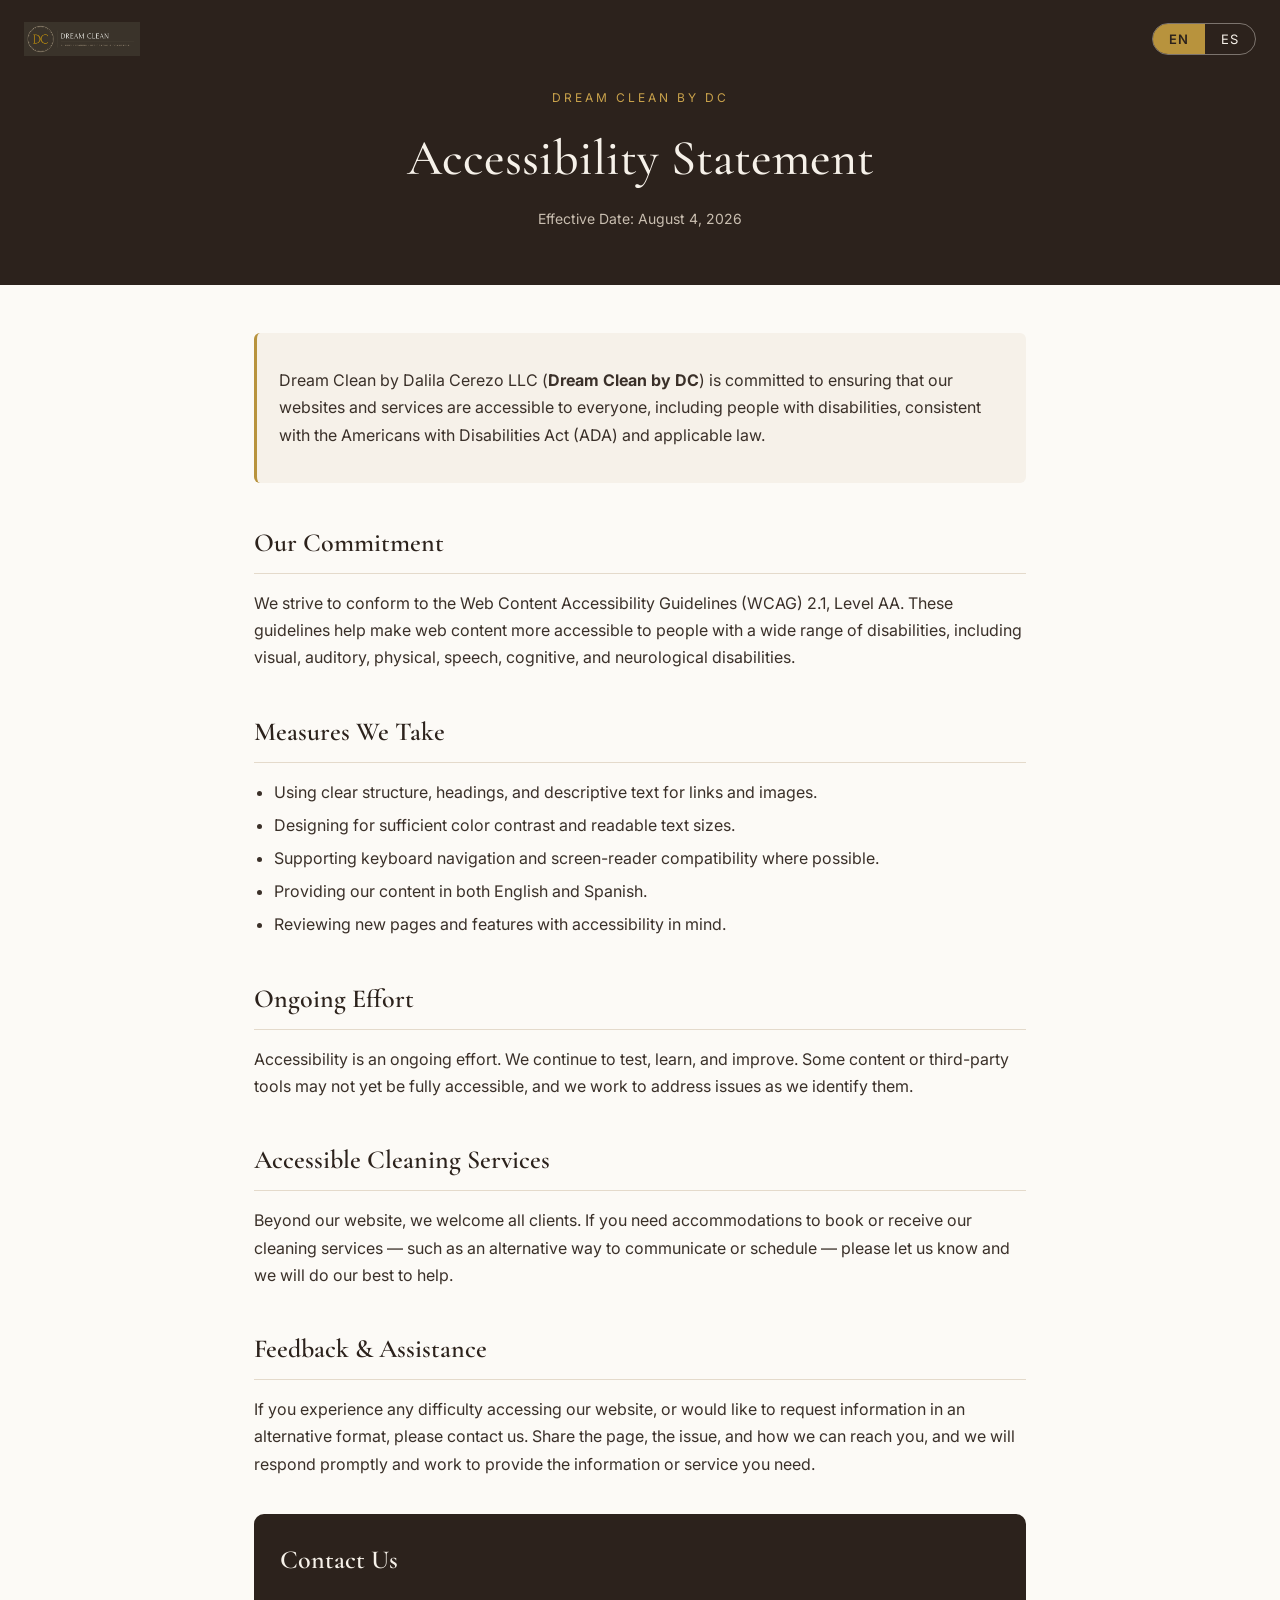
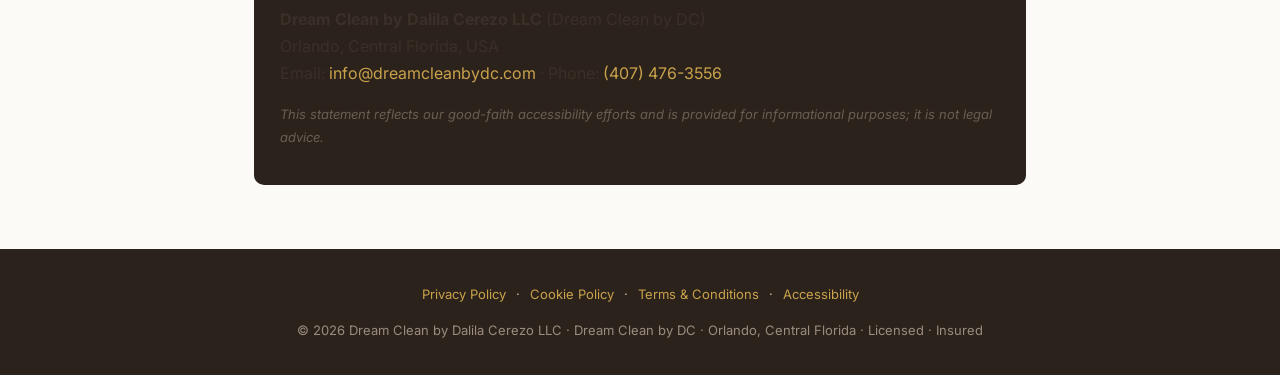
<file: accessibility.html>
<!DOCTYPE html>
<html lang="en">
<head>
<meta charset="UTF-8">
<meta name="viewport" content="width=device-width, initial-scale=1">
<title>Accessibility Statement — Dream Clean by DC</title>
<meta name="description" content="Accessibility Statement for Dream Clean by Dalila Cerezo LLC (Dream Clean by DC).">
<link rel="preconnect" href="https://fonts.googleapis.com">
<link rel="preconnect" href="https://fonts.gstatic.com" crossorigin>
<link href="https://fonts.googleapis.com/css2?family=Cormorant+Garamond:wght@400;500;600&family=Inter:wght@400;500;600&display=swap" rel="stylesheet">
<style>
  :root{--espresso:#2C221C;--espresso-soft:#3E322A;--gold:#B8933D;--gold-light:#C9A24B;
    --cream:#F6F1E9;--paper:#FCFAF6;--ink:#2C221C;--muted:#6B5E52;--line:#E4DACb;}
  *{box-sizing:border-box}
  body{margin:0;background:var(--paper);color:var(--ink);font-family:'Inter',-apple-system,sans-serif;line-height:1.7;font-size:16px}
  a{color:var(--gold);text-decoration:none} a:hover{text-decoration:underline}
  header.site{background:var(--espresso);color:var(--cream);padding:22px 24px;display:flex;align-items:center;justify-content:space-between;gap:16px;flex-wrap:wrap}
  header.site img{height:34px}
  .lang-toggle{display:flex;border:1px solid rgba(246,241,233,.4);border-radius:999px;overflow:hidden}
  .lang-toggle button{background:transparent;color:var(--cream);border:0;padding:7px 16px;font-size:13px;letter-spacing:1px;cursor:pointer;font-family:'Inter',sans-serif}
  .lang-toggle button.active{background:var(--gold);color:var(--espresso);font-weight:600}
  .hero{background:var(--espresso);color:var(--cream);padding:10px 24px 54px;text-align:center}
  .hero .eyebrow{letter-spacing:3px;font-size:12px;text-transform:uppercase;color:var(--gold-light)}
  .hero h1{font-family:'Cormorant Garamond',serif;font-weight:500;font-size:clamp(32px,6vw,50px);margin:8px 0 6px}
  .hero .eff{color:#C9BEB0;font-size:14px}
  main{max-width:820px;margin:0 auto;padding:48px 24px 24px}
  h2{font-family:'Cormorant Garamond',serif;font-weight:600;font-size:26px;margin:38px 0 10px;color:var(--espresso);border-bottom:1px solid var(--line);padding-bottom:8px}
  p,li{color:#3a3029} ul{padding-left:20px} li{margin-bottom:6px}
  .intro{background:var(--cream);border-left:3px solid var(--gold);padding:18px 22px;border-radius:6px}
  .contact-box{background:var(--espresso);color:var(--cream);border-radius:10px;padding:24px 26px;margin-top:36px}
  .contact-box a{color:var(--gold-light)} .contact-box h2{color:var(--cream);border:0;margin-top:0}
  footer.site{background:var(--espresso);color:#C9BEB0;text-align:center;padding:34px 24px;margin-top:40px;font-size:13px}
  footer.site a{color:var(--gold-light);margin:0 10px} footer.site .copy{margin-top:14px;color:#9a8d7f}
  .lang-es{display:none} body.es .lang-en{display:none} body.es .lang-es{display:block}
  .disclaimer{font-size:13px;color:var(--muted);font-style:italic;margin-top:8px}
</style>
</head>
<body>
<header class="site">
  <img src="/assets/logos/horizontal_reversed_on_espresso.png" alt="Dream Clean by DC" onerror="this.style.display='none'">
  <div class="lang-toggle" role="group" aria-label="Language">
    <button id="btn-en" class="active" onclick="setLang('en')">EN</button>
    <button id="btn-es" onclick="setLang('es')">ES</button>
  </div>
</header>

<section class="hero">
  <div class="lang-en"><div class="eyebrow">Dream Clean by DC</div><h1>Accessibility Statement</h1><div class="eff">Effective Date: August 4, 2026</div></div>
  <div class="lang-es"><div class="eyebrow">Dream Clean by DC</div><h1>Declaración de Accesibilidad</h1><div class="eff">Fecha de vigencia: 4 de agosto de 2026</div></div>
</section>

<main>
<!-- ENGLISH -->
<div class="lang-en">
  <div class="intro"><p>Dream Clean by Dalila Cerezo LLC (<strong>Dream Clean by DC</strong>) is committed to ensuring that our websites and services are accessible to everyone, including people with disabilities, consistent with the Americans with Disabilities Act (ADA) and applicable law.</p></div>

  <h2>Our Commitment</h2>
  <p>We strive to conform to the Web Content Accessibility Guidelines (WCAG) 2.1, Level AA. These guidelines help make web content more accessible to people with a wide range of disabilities, including visual, auditory, physical, speech, cognitive, and neurological disabilities.</p>

  <h2>Measures We Take</h2>
  <ul>
    <li>Using clear structure, headings, and descriptive text for links and images.</li>
    <li>Designing for sufficient color contrast and readable text sizes.</li>
    <li>Supporting keyboard navigation and screen-reader compatibility where possible.</li>
    <li>Providing our content in both English and Spanish.</li>
    <li>Reviewing new pages and features with accessibility in mind.</li>
  </ul>

  <h2>Ongoing Effort</h2>
  <p>Accessibility is an ongoing effort. We continue to test, learn, and improve. Some content or third-party tools may not yet be fully accessible, and we work to address issues as we identify them.</p>

  <h2>Accessible Cleaning Services</h2>
  <p>Beyond our website, we welcome all clients. If you need accommodations to book or receive our cleaning services — such as an alternative way to communicate or schedule — please let us know and we will do our best to help.</p>

  <h2>Feedback &amp; Assistance</h2>
  <p>If you experience any difficulty accessing our website, or would like to request information in an alternative format, please contact us. Share the page, the issue, and how we can reach you, and we will respond promptly and work to provide the information or service you need.</p>

  <div class="contact-box"><h2>Contact Us</h2>
    <p><strong>Dream Clean by Dalila Cerezo LLC</strong> (Dream Clean by DC)<br>Orlando, Central Florida, USA<br>Email: <a href="mailto:info@dreamcleanbydc.com">info@dreamcleanbydc.com</a> · Phone: <a href="tel:+14074763556">(407) 476-3556</a></p>
    <p class="disclaimer">This statement reflects our good-faith accessibility efforts and is provided for informational purposes; it is not legal advice.</p>
  </div>
</div>

<!-- ESPAÑOL -->
<div class="lang-es">
  <div class="intro"><p>Dream Clean by Dalila Cerezo LLC (<strong>Dream Clean by DC</strong>) se compromete a garantizar que nuestros sitios web y servicios sean accesibles para todos, incluidas las personas con discapacidad, de acuerdo con la Ley de Estadounidenses con Discapacidades (ADA) y la ley aplicable.</p></div>

  <h2>Nuestro Compromiso</h2>
  <p>Nos esforzamos por cumplir con las Pautas de Accesibilidad para el Contenido Web (WCAG) 2.1, Nivel AA. Estas pautas ayudan a que el contenido web sea más accesible para personas con una amplia gama de discapacidades, incluidas visuales, auditivas, físicas, del habla, cognitivas y neurológicas.</p>

  <h2>Medidas que Tomamos</h2>
  <ul>
    <li>Uso de estructura clara, encabezados y texto descriptivo para enlaces e imágenes.</li>
    <li>Diseño con suficiente contraste de color y tamaños de texto legibles.</li>
    <li>Soporte para navegación con teclado y compatibilidad con lectores de pantalla cuando es posible.</li>
    <li>Contenido disponible en inglés y español.</li>
    <li>Revisión de nuevas páginas y funciones considerando la accesibilidad.</li>
  </ul>

  <h2>Esfuerzo Continuo</h2>
  <p>La accesibilidad es un esfuerzo continuo. Seguimos probando, aprendiendo y mejorando. Algún contenido o herramientas de terceros podrían no ser completamente accesibles aún, y trabajamos para resolver los problemas a medida que los identificamos.</p>

  <h2>Servicios de Limpieza Accesibles</h2>
  <p>Más allá de nuestro sitio web, damos la bienvenida a todos los clientes. Si necesitas adaptaciones para reservar o recibir nuestros servicios de limpieza —como una forma alternativa de comunicarte o agendar— avísanos y haremos lo posible por ayudarte.</p>

  <h2>Comentarios y Asistencia</h2>
  <p>Si tienes dificultad para acceder a nuestro sitio web, o deseas solicitar información en un formato alternativo, contáctanos. Indícanos la página, el problema y cómo comunicarnos contigo; responderemos con prontitud y trabajaremos para brindarte la información o el servicio que necesitas.</p>

  <div class="contact-box"><h2>Contáctanos</h2>
    <p><strong>Dream Clean by Dalila Cerezo LLC</strong> (Dream Clean by DC)<br>Orlando, Florida Central, EE. UU.<br>Correo: <a href="mailto:info@dreamcleanbydc.com">info@dreamcleanbydc.com</a> · Teléfono: <a href="tel:+14074763556">(407) 476-3556</a></p>
    <p class="disclaimer">Esta declaración refleja nuestros esfuerzos de accesibilidad de buena fe y se ofrece con fines informativos; no constituye asesoría legal.</p>
  </div>
</div>
</main>

<footer class="site">
  <a href="/privacy">Privacy Policy</a>·<a href="/cookies">Cookie Policy</a>·<a href="/terms">Terms &amp; Conditions</a>·<a href="/accessibility">Accessibility</a>
  <div class="copy">© 2026 Dream Clean by Dalila Cerezo LLC · Dream Clean by DC · Orlando, Central Florida · Licensed · Insured</div>
</footer>

<script>
  function setLang(l){document.body.classList.toggle('es',l==='es');document.documentElement.lang=l;
    document.getElementById('btn-en').classList.toggle('active',l==='en');
    document.getElementById('btn-es').classList.toggle('active',l==='es');
    try{localStorage.setItem('dc_lang',l);}catch(e){}}
  (function(){try{var s=localStorage.getItem('dc_lang');if(s==='es')setLang('es');}catch(e){}})();
</script>
</body>
</html>
</file>
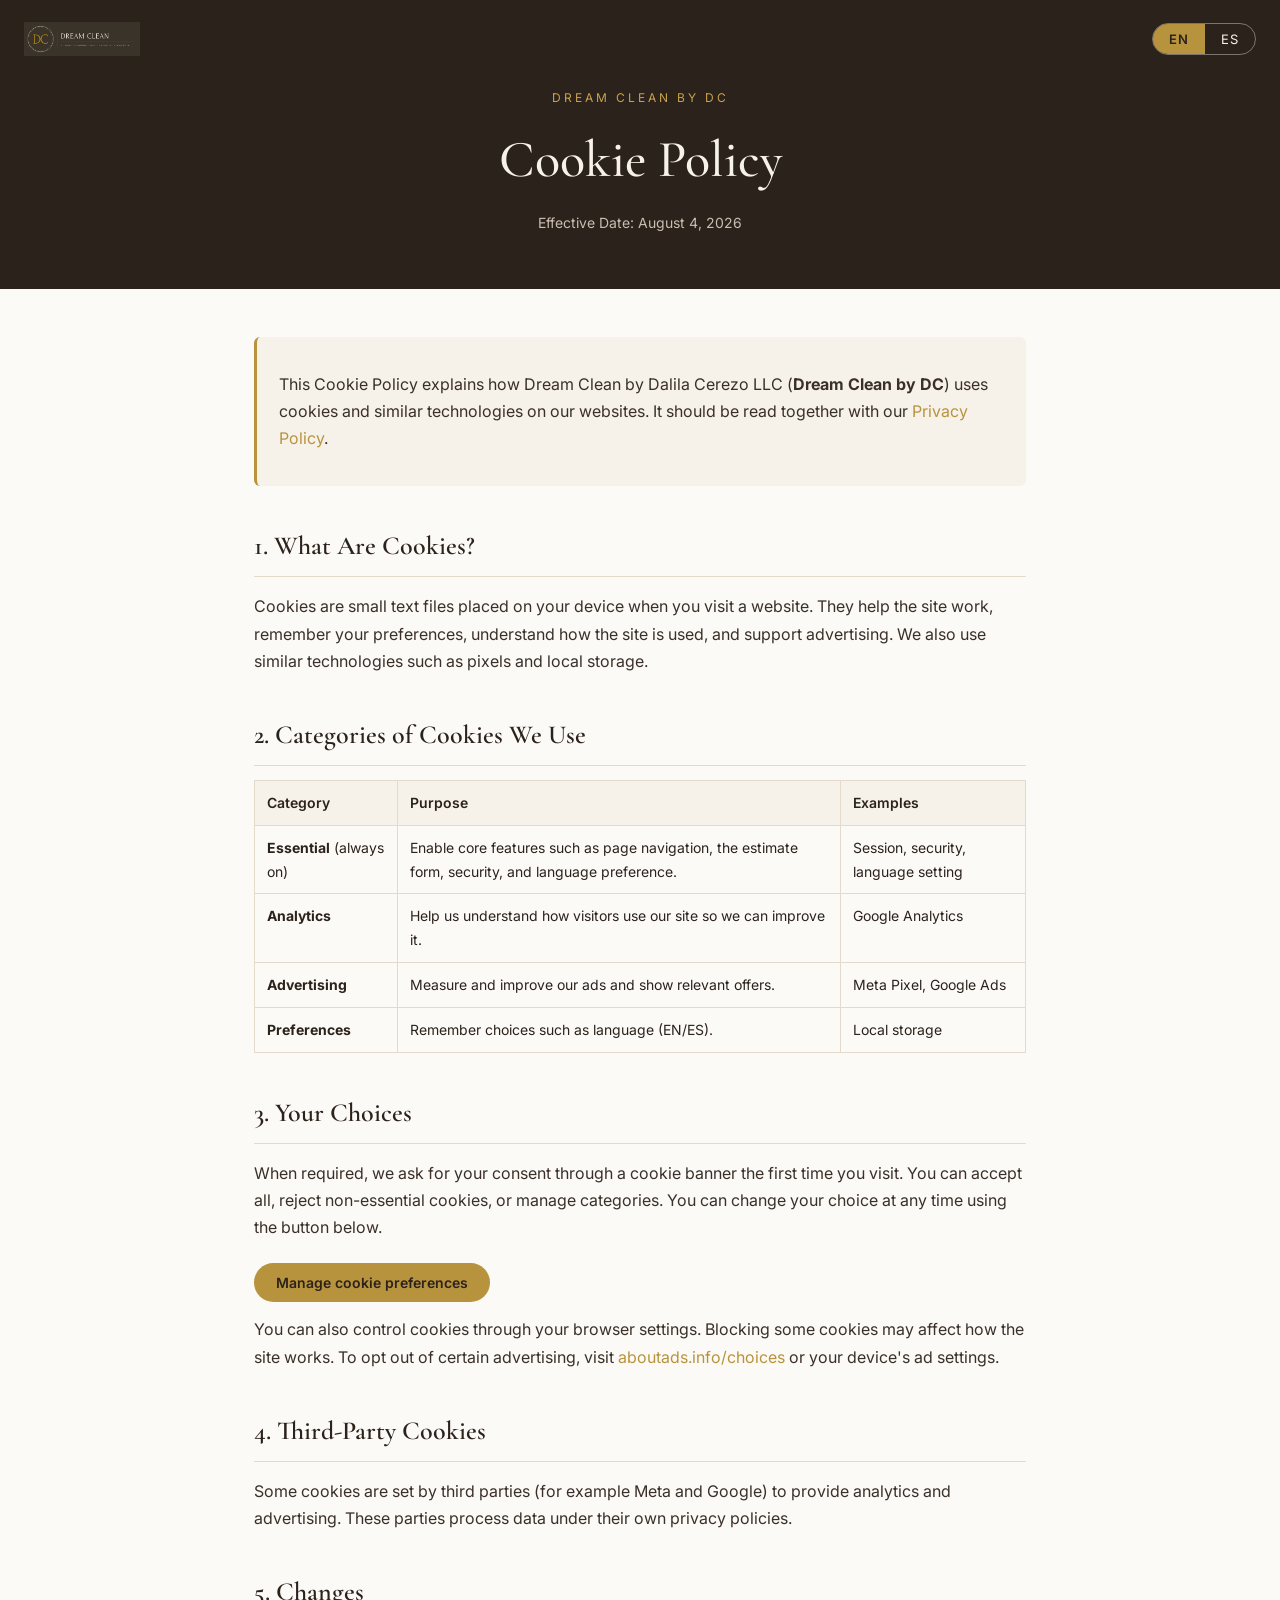
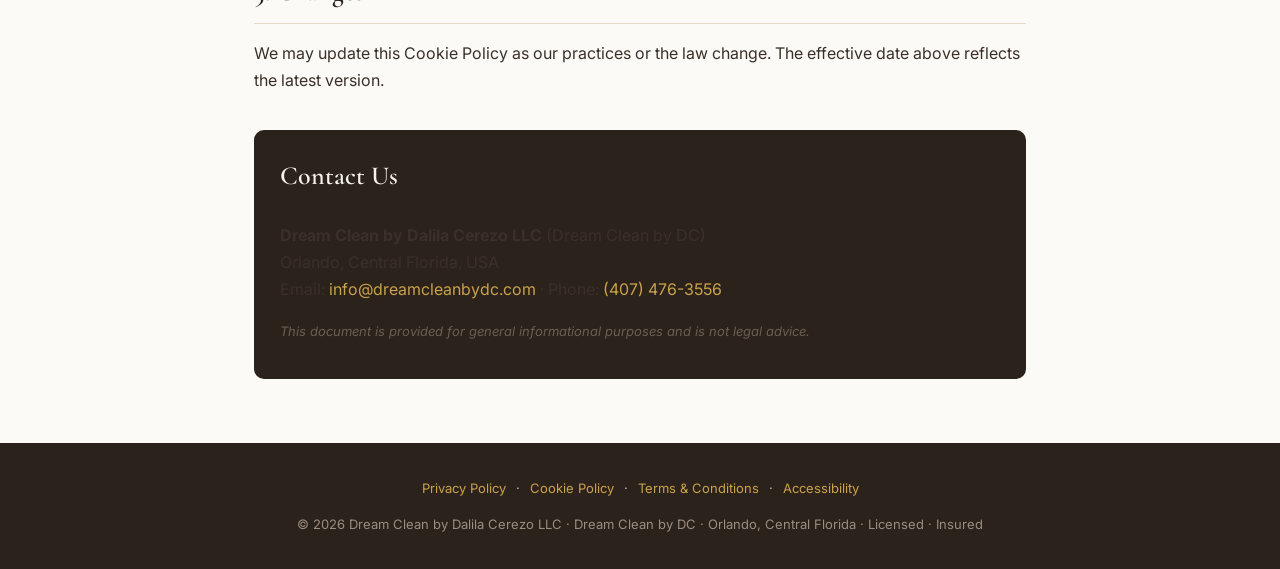
<file: cookies.html>
<!DOCTYPE html>
<html lang="en">
<head>
<meta charset="UTF-8">
<meta name="viewport" content="width=device-width, initial-scale=1">
<title>Cookie Policy — Dream Clean by DC</title>
<meta name="description" content="Cookie Policy for Dream Clean by Dalila Cerezo LLC (Dream Clean by DC).">
<link rel="preconnect" href="https://fonts.googleapis.com">
<link rel="preconnect" href="https://fonts.gstatic.com" crossorigin>
<link href="https://fonts.googleapis.com/css2?family=Cormorant+Garamond:wght@400;500;600&family=Inter:wght@400;500;600&display=swap" rel="stylesheet">
<style>
  :root{--espresso:#2C221C;--espresso-soft:#3E322A;--gold:#B8933D;--gold-light:#C9A24B;
    --cream:#F6F1E9;--paper:#FCFAF6;--ink:#2C221C;--muted:#6B5E52;--line:#E4DACb;}
  *{box-sizing:border-box}
  body{margin:0;background:var(--paper);color:var(--ink);font-family:'Inter',-apple-system,sans-serif;line-height:1.7;font-size:16px}
  a{color:var(--gold);text-decoration:none} a:hover{text-decoration:underline}
  header.site{background:var(--espresso);color:var(--cream);padding:22px 24px;display:flex;align-items:center;justify-content:space-between;gap:16px;flex-wrap:wrap}
  header.site img{height:34px}
  .lang-toggle{display:flex;border:1px solid rgba(246,241,233,.4);border-radius:999px;overflow:hidden}
  .lang-toggle button{background:transparent;color:var(--cream);border:0;padding:7px 16px;font-size:13px;letter-spacing:1px;cursor:pointer;font-family:'Inter',sans-serif}
  .lang-toggle button.active{background:var(--gold);color:var(--espresso);font-weight:600}
  .hero{background:var(--espresso);color:var(--cream);padding:10px 24px 54px;text-align:center}
  .hero .eyebrow{letter-spacing:3px;font-size:12px;text-transform:uppercase;color:var(--gold-light)}
  .hero h1{font-family:'Cormorant Garamond',serif;font-weight:500;font-size:clamp(34px,6vw,52px);margin:8px 0 6px}
  .hero .eff{color:#C9BEB0;font-size:14px}
  main{max-width:820px;margin:0 auto;padding:48px 24px 24px}
  h2{font-family:'Cormorant Garamond',serif;font-weight:600;font-size:26px;margin:38px 0 10px;color:var(--espresso);border-bottom:1px solid var(--line);padding-bottom:8px}
  p,li{color:#3a3029} ul{padding-left:20px} li{margin-bottom:6px}
  .intro{background:var(--cream);border-left:3px solid var(--gold);padding:18px 22px;border-radius:6px}
  table{width:100%;border-collapse:collapse;margin:14px 0;font-size:14px}
  th,td{border:1px solid var(--line);padding:10px 12px;text-align:left;vertical-align:top}
  th{background:var(--cream);font-weight:600;color:var(--espresso)}
  .contact-box{background:var(--espresso);color:var(--cream);border-radius:10px;padding:24px 26px;margin-top:36px}
  .contact-box a{color:var(--gold-light)} .contact-box h2{color:var(--cream);border:0;margin-top:0}
  footer.site{background:var(--espresso);color:#C9BEB0;text-align:center;padding:34px 24px;margin-top:40px;font-size:13px}
  footer.site a{color:var(--gold-light);margin:0 10px} footer.site .copy{margin-top:14px;color:#9a8d7f}
  .btn{display:inline-block;background:var(--gold);color:var(--espresso);font-weight:600;padding:11px 22px;border-radius:999px;border:0;cursor:pointer;font-family:'Inter',sans-serif;font-size:14px;margin-top:6px}
  .lang-es{display:none} body.es .lang-en{display:none} body.es .lang-es{display:block}
  .disclaimer{font-size:13px;color:var(--muted);font-style:italic;margin-top:8px}
</style>
</head>
<body>
<header class="site">
  <img src="/assets/logos/horizontal_reversed_on_espresso.png" alt="Dream Clean by DC" onerror="this.style.display='none'">
  <div class="lang-toggle" role="group" aria-label="Language">
    <button id="btn-en" class="active" onclick="setLang('en')">EN</button>
    <button id="btn-es" onclick="setLang('es')">ES</button>
  </div>
</header>

<section class="hero">
  <div class="lang-en"><div class="eyebrow">Dream Clean by DC</div><h1>Cookie Policy</h1><div class="eff">Effective Date: August 4, 2026</div></div>
  <div class="lang-es"><div class="eyebrow">Dream Clean by DC</div><h1>Política de Cookies</h1><div class="eff">Fecha de vigencia: 4 de agosto de 2026</div></div>
</section>

<main>
<!-- ENGLISH -->
<div class="lang-en">
  <div class="intro"><p>This Cookie Policy explains how Dream Clean by Dalila Cerezo LLC (<strong>Dream Clean by DC</strong>) uses cookies and similar technologies on our websites. It should be read together with our <a href="/privacy">Privacy Policy</a>.</p></div>

  <h2>1. What Are Cookies?</h2>
  <p>Cookies are small text files placed on your device when you visit a website. They help the site work, remember your preferences, understand how the site is used, and support advertising. We also use similar technologies such as pixels and local storage.</p>

  <h2>2. Categories of Cookies We Use</h2>
  <table>
    <tr><th>Category</th><th>Purpose</th><th>Examples</th></tr>
    <tr><td><strong>Essential</strong> (always on)</td><td>Enable core features such as page navigation, the estimate form, security, and language preference.</td><td>Session, security, language setting</td></tr>
    <tr><td><strong>Analytics</strong></td><td>Help us understand how visitors use our site so we can improve it.</td><td>Google Analytics</td></tr>
    <tr><td><strong>Advertising</strong></td><td>Measure and improve our ads and show relevant offers.</td><td>Meta Pixel, Google Ads</td></tr>
    <tr><td><strong>Preferences</strong></td><td>Remember choices such as language (EN/ES).</td><td>Local storage</td></tr>
  </table>

  <h2>3. Your Choices</h2>
  <p>When required, we ask for your consent through a cookie banner the first time you visit. You can accept all, reject non-essential cookies, or manage categories. You can change your choice at any time using the button below.</p>
  <button class="btn" onclick="if(window.dcOpenCookiePrefs){dcOpenCookiePrefs();}else{alert('Cookie preferences');}">Manage cookie preferences</button>
  <p style="margin-top:14px">You can also control cookies through your browser settings. Blocking some cookies may affect how the site works. To opt out of certain advertising, visit <a href="https://www.aboutads.info/choices/" target="_blank" rel="noopener">aboutads.info/choices</a> or your device's ad settings.</p>

  <h2>4. Third-Party Cookies</h2>
  <p>Some cookies are set by third parties (for example Meta and Google) to provide analytics and advertising. These parties process data under their own privacy policies.</p>

  <h2>5. Changes</h2>
  <p>We may update this Cookie Policy as our practices or the law change. The effective date above reflects the latest version.</p>

  <div class="contact-box"><h2>Contact Us</h2>
    <p><strong>Dream Clean by Dalila Cerezo LLC</strong> (Dream Clean by DC)<br>Orlando, Central Florida, USA<br>Email: <a href="mailto:info@dreamcleanbydc.com">info@dreamcleanbydc.com</a> · Phone: <a href="tel:+14074763556">(407) 476-3556</a></p>
    <p class="disclaimer">This document is provided for general informational purposes and is not legal advice.</p>
  </div>
</div>

<!-- ESPAÑOL -->
<div class="lang-es">
  <div class="intro"><p>Esta Política de Cookies explica cómo Dream Clean by Dalila Cerezo LLC (<strong>Dream Clean by DC</strong>) usa cookies y tecnologías similares en nuestros sitios web. Debe leerse junto con nuestra <a href="/privacy">Política de Privacidad</a>.</p></div>

  <h2>1. ¿Qué Son las Cookies?</h2>
  <p>Las cookies son pequeños archivos de texto que se guardan en tu dispositivo cuando visitas un sitio web. Ayudan a que el sitio funcione, recuerdan tus preferencias, permiten entender cómo se usa el sitio y apoyan la publicidad. También usamos tecnologías similares como píxeles y almacenamiento local.</p>

  <h2>2. Categorías de Cookies que Usamos</h2>
  <table>
    <tr><th>Categoría</th><th>Propósito</th><th>Ejemplos</th></tr>
    <tr><td><strong>Esenciales</strong> (siempre activas)</td><td>Habilitan funciones básicas como la navegación, el formulario de estimado, la seguridad y la preferencia de idioma.</td><td>Sesión, seguridad, idioma</td></tr>
    <tr><td><strong>Analítica</strong></td><td>Nos ayudan a entender cómo se usa el sitio para mejorarlo.</td><td>Google Analytics</td></tr>
    <tr><td><strong>Publicidad</strong></td><td>Miden y mejoran nuestros anuncios y muestran ofertas relevantes.</td><td>Meta Pixel, Google Ads</td></tr>
    <tr><td><strong>Preferencias</strong></td><td>Recuerdan elecciones como el idioma (EN/ES).</td><td>Almacenamiento local</td></tr>
  </table>

  <h2>3. Tus Opciones</h2>
  <p>Cuando es requerido, solicitamos tu consentimiento mediante un banner de cookies en tu primera visita. Puedes aceptar todo, rechazar las no esenciales o gestionar por categorías. Puedes cambiar tu elección en cualquier momento con el botón de abajo.</p>
  <button class="btn" onclick="if(window.dcOpenCookiePrefs){dcOpenCookiePrefs();}else{alert('Preferencias de cookies');}">Gestionar preferencias de cookies</button>
  <p style="margin-top:14px">También puedes controlar las cookies desde la configuración de tu navegador. Bloquear algunas cookies puede afectar el funcionamiento del sitio. Para excluirte de cierta publicidad, visita <a href="https://www.aboutads.info/choices/" target="_blank" rel="noopener">aboutads.info/choices</a> o los ajustes de anuncios de tu dispositivo.</p>

  <h2>4. Cookies de Terceros</h2>
  <p>Algunas cookies son colocadas por terceros (por ejemplo Meta y Google) para ofrecer analítica y publicidad. Estas partes procesan datos bajo sus propias políticas de privacidad.</p>

  <h2>5. Cambios</h2>
  <p>Podemos actualizar esta Política de Cookies conforme cambien nuestras prácticas o la ley. La fecha de vigencia arriba refleja la versión más reciente.</p>

  <div class="contact-box"><h2>Contáctanos</h2>
    <p><strong>Dream Clean by Dalila Cerezo LLC</strong> (Dream Clean by DC)<br>Orlando, Florida Central, EE. UU.<br>Correo: <a href="mailto:info@dreamcleanbydc.com">info@dreamcleanbydc.com</a> · Teléfono: <a href="tel:+14074763556">(407) 476-3556</a></p>
    <p class="disclaimer">Este documento se ofrece con fines informativos generales y no constituye asesoría legal.</p>
  </div>
</div>
</main>

<footer class="site">
  <a href="/privacy">Privacy Policy</a>·<a href="/cookies">Cookie Policy</a>·<a href="/terms">Terms &amp; Conditions</a>·<a href="/accessibility">Accessibility</a>
  <div class="copy">© 2026 Dream Clean by Dalila Cerezo LLC · Dream Clean by DC · Orlando, Central Florida · Licensed · Insured</div>
</footer>

<script>
  function setLang(l){document.body.classList.toggle('es',l==='es');document.documentElement.lang=l;
    document.getElementById('btn-en').classList.toggle('active',l==='en');
    document.getElementById('btn-es').classList.toggle('active',l==='es');
    try{localStorage.setItem('dc_lang',l);}catch(e){}}
  (function(){try{var s=localStorage.getItem('dc_lang');if(s==='es')setLang('es');}catch(e){}})();
</script>
</body>
</html>
</file>
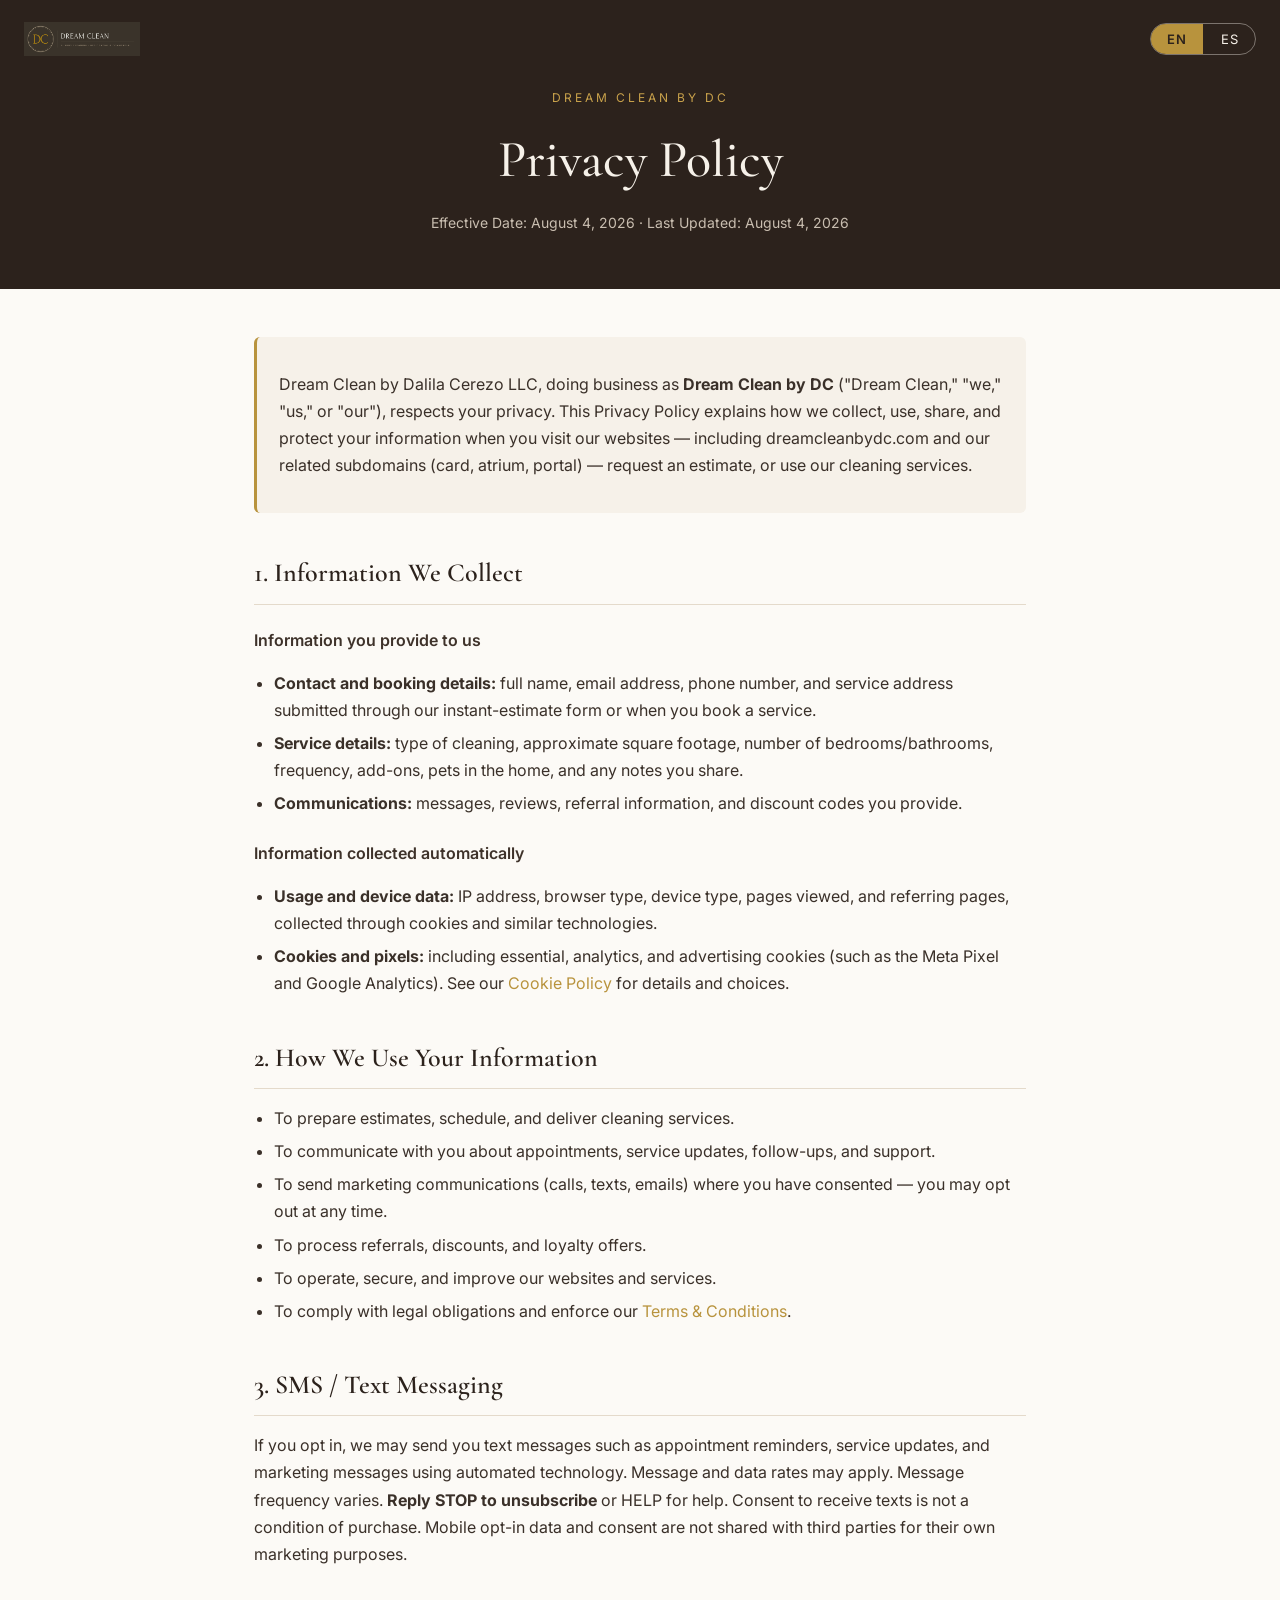
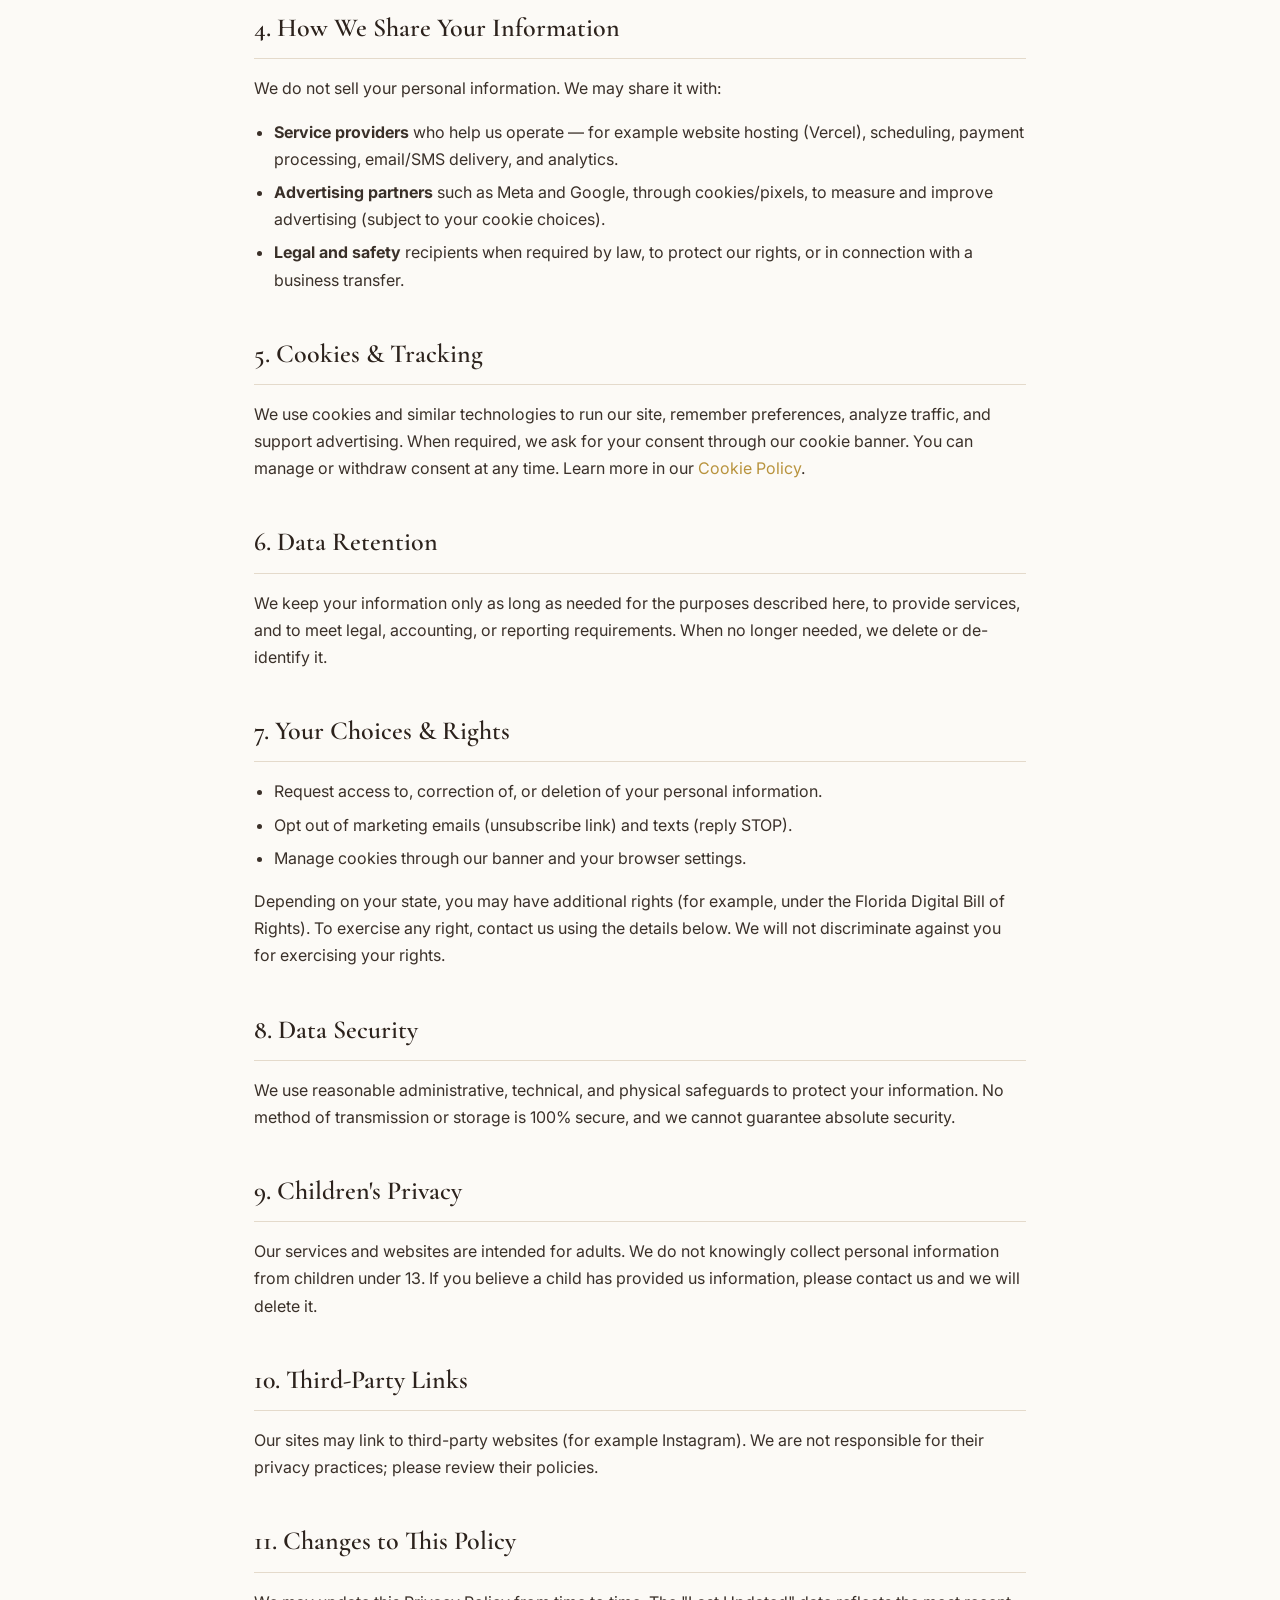
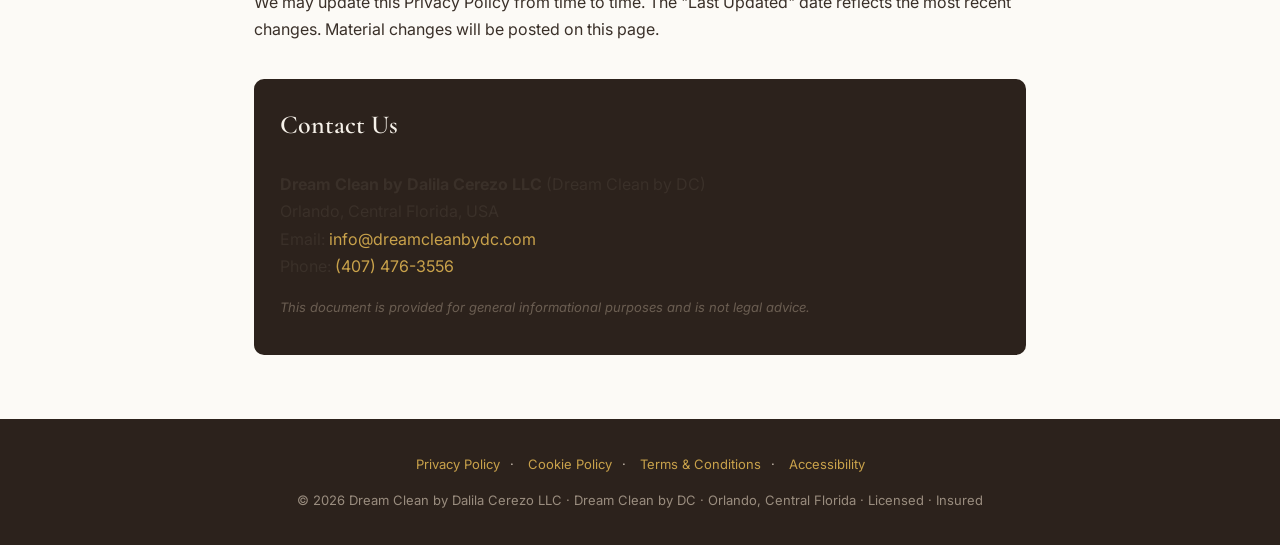
<file: privacy.html>
<!DOCTYPE html>
<html lang="en">
<head>
<meta charset="UTF-8">
<meta name="viewport" content="width=device-width, initial-scale=1">
<title>Privacy Policy — Dream Clean by DC</title>
<meta name="description" content="Privacy Policy for Dream Clean by Dalila Cerezo LLC (Dream Clean by DC).">
<link rel="preconnect" href="https://fonts.googleapis.com">
<link rel="preconnect" href="https://fonts.gstatic.com" crossorigin>
<link href="https://fonts.googleapis.com/css2?family=Cormorant+Garamond:wght@400;500;600&family=Inter:wght@400;500;600&display=swap" rel="stylesheet">
<style>
  :root{
    --espresso:#2C221C; --espresso-soft:#3E322A; --gold:#B8933D; --gold-light:#C9A24B;
    --cream:#F6F1E9; --paper:#FCFAF6; --ink:#2C221C; --muted:#6B5E52; --line:#E4DACb;
  }
  *{box-sizing:border-box}
  html{scroll-behavior:smooth}
  body{margin:0;background:var(--paper);color:var(--ink);
    font-family:'Inter',-apple-system,BlinkMacSystemFont,'Segoe UI',sans-serif;
    line-height:1.7;font-size:16px;-webkit-font-smoothing:antialiased}
  a{color:var(--gold);text-decoration:none}
  a:hover{text-decoration:underline}
  header.site{background:var(--espresso);color:var(--cream);padding:22px 24px;
    display:flex;align-items:center;justify-content:space-between;gap:16px;flex-wrap:wrap}
  header.site .brand{display:flex;align-items:center;gap:12px;font-family:'Cormorant Garamond',serif;
    font-size:22px;letter-spacing:.5px}
  header.site img{height:34px;width:auto}
  .lang-toggle{display:flex;gap:2px;border:1px solid rgba(246,241,233,.4);border-radius:999px;overflow:hidden}
  .lang-toggle button{background:transparent;color:var(--cream);border:0;padding:7px 16px;
    font-size:13px;letter-spacing:1px;cursor:pointer;font-family:'Inter',sans-serif}
  .lang-toggle button.active{background:var(--gold);color:var(--espresso);font-weight:600}
  .hero{background:var(--espresso);color:var(--cream);padding:10px 24px 54px;text-align:center}
  .hero .eyebrow{letter-spacing:3px;font-size:12px;text-transform:uppercase;color:var(--gold-light)}
  .hero h1{font-family:'Cormorant Garamond',serif;font-weight:500;font-size:clamp(34px,6vw,52px);
    margin:8px 0 6px}
  .hero .eff{color:#C9BEB0;font-size:14px}
  main{max-width:820px;margin:0 auto;padding:48px 24px 24px}
  h2{font-family:'Cormorant Garamond',serif;font-weight:600;font-size:26px;margin:38px 0 10px;
    color:var(--espresso);border-bottom:1px solid var(--line);padding-bottom:8px}
  h3{font-size:16px;font-weight:600;margin:22px 0 6px;color:var(--espresso-soft)}
  p,li{color:#3a3029}
  ul{padding-left:20px}
  li{margin-bottom:6px}
  .intro{background:var(--cream);border-left:3px solid var(--gold);padding:18px 22px;border-radius:6px;margin-bottom:8px}
  .contact-box{background:var(--espresso);color:var(--cream);border-radius:10px;padding:24px 26px;margin-top:36px}
  .contact-box a{color:var(--gold-light)}
  .contact-box h2{color:var(--cream);border:0;margin-top:0}
  footer.site{background:var(--espresso);color:#C9BEB0;text-align:center;padding:34px 24px;margin-top:40px;font-size:13px}
  footer.site a{color:var(--gold-light);margin:0 10px}
  footer.site .copy{margin-top:14px;color:#9a8d7f}
  .lang-es{display:none}
  body.es .lang-en{display:none}
  body.es .lang-es{display:block}
  .disclaimer{font-size:13px;color:var(--muted);font-style:italic;margin-top:8px}
</style>
</head>
<body>
<header class="site">
  <span class="brand">
    <img src="/assets/logos/horizontal_reversed_on_espresso.png" alt="Dream Clean by DC" onerror="this.style.display='none'">
  </span>
  <div class="lang-toggle" role="group" aria-label="Language">
    <button id="btn-en" class="active" onclick="setLang('en')">EN</button>
    <button id="btn-es" onclick="setLang('es')">ES</button>
  </div>
</header>

<section class="hero">
  <div class="lang-en">
    <div class="eyebrow">Dream Clean by DC</div>
    <h1>Privacy Policy</h1>
    <div class="eff">Effective Date: August 4, 2026 · Last Updated: August 4, 2026</div>
  </div>
  <div class="lang-es">
    <div class="eyebrow">Dream Clean by DC</div>
    <h1>Política de Privacidad</h1>
    <div class="eff">Fecha de vigencia: 4 de agosto de 2026 · Última actualización: 4 de agosto de 2026</div>
  </div>
</section>

<main>
<!-- ================= ENGLISH ================= -->
<div class="lang-en">
  <div class="intro">
    <p>Dream Clean by Dalila Cerezo LLC, doing business as <strong>Dream Clean by DC</strong> ("Dream Clean," "we," "us," or "our"), respects your privacy. This Privacy Policy explains how we collect, use, share, and protect your information when you visit our websites — including dreamcleanbydc.com and our related subdomains (card, atrium, portal) — request an estimate, or use our cleaning services.</p>
  </div>

  <h2>1. Information We Collect</h2>
  <h3>Information you provide to us</h3>
  <ul>
    <li><strong>Contact and booking details:</strong> full name, email address, phone number, and service address submitted through our instant-estimate form or when you book a service.</li>
    <li><strong>Service details:</strong> type of cleaning, approximate square footage, number of bedrooms/bathrooms, frequency, add-ons, pets in the home, and any notes you share.</li>
    <li><strong>Communications:</strong> messages, reviews, referral information, and discount codes you provide.</li>
  </ul>
  <h3>Information collected automatically</h3>
  <ul>
    <li><strong>Usage and device data:</strong> IP address, browser type, device type, pages viewed, and referring pages, collected through cookies and similar technologies.</li>
    <li><strong>Cookies and pixels:</strong> including essential, analytics, and advertising cookies (such as the Meta Pixel and Google Analytics). See our <a href="/cookies">Cookie Policy</a> for details and choices.</li>
  </ul>

  <h2>2. How We Use Your Information</h2>
  <ul>
    <li>To prepare estimates, schedule, and deliver cleaning services.</li>
    <li>To communicate with you about appointments, service updates, follow-ups, and support.</li>
    <li>To send marketing communications (calls, texts, emails) where you have consented — you may opt out at any time.</li>
    <li>To process referrals, discounts, and loyalty offers.</li>
    <li>To operate, secure, and improve our websites and services.</li>
    <li>To comply with legal obligations and enforce our <a href="/terms">Terms &amp; Conditions</a>.</li>
  </ul>

  <h2>3. SMS / Text Messaging</h2>
  <p>If you opt in, we may send you text messages such as appointment reminders, service updates, and marketing messages using automated technology. Message and data rates may apply. Message frequency varies. <strong>Reply STOP to unsubscribe</strong> or HELP for help. Consent to receive texts is not a condition of purchase. Mobile opt-in data and consent are not shared with third parties for their own marketing purposes.</p>

  <h2>4. How We Share Your Information</h2>
  <p>We do not sell your personal information. We may share it with:</p>
  <ul>
    <li><strong>Service providers</strong> who help us operate — for example website hosting (Vercel), scheduling, payment processing, email/SMS delivery, and analytics.</li>
    <li><strong>Advertising partners</strong> such as Meta and Google, through cookies/pixels, to measure and improve advertising (subject to your cookie choices).</li>
    <li><strong>Legal and safety</strong> recipients when required by law, to protect our rights, or in connection with a business transfer.</li>
  </ul>

  <h2>5. Cookies &amp; Tracking</h2>
  <p>We use cookies and similar technologies to run our site, remember preferences, analyze traffic, and support advertising. When required, we ask for your consent through our cookie banner. You can manage or withdraw consent at any time. Learn more in our <a href="/cookies">Cookie Policy</a>.</p>

  <h2>6. Data Retention</h2>
  <p>We keep your information only as long as needed for the purposes described here, to provide services, and to meet legal, accounting, or reporting requirements. When no longer needed, we delete or de-identify it.</p>

  <h2>7. Your Choices &amp; Rights</h2>
  <ul>
    <li>Request access to, correction of, or deletion of your personal information.</li>
    <li>Opt out of marketing emails (unsubscribe link) and texts (reply STOP).</li>
    <li>Manage cookies through our banner and your browser settings.</li>
  </ul>
  <p>Depending on your state, you may have additional rights (for example, under the Florida Digital Bill of Rights). To exercise any right, contact us using the details below. We will not discriminate against you for exercising your rights.</p>

  <h2>8. Data Security</h2>
  <p>We use reasonable administrative, technical, and physical safeguards to protect your information. No method of transmission or storage is 100% secure, and we cannot guarantee absolute security.</p>

  <h2>9. Children's Privacy</h2>
  <p>Our services and websites are intended for adults. We do not knowingly collect personal information from children under 13. If you believe a child has provided us information, please contact us and we will delete it.</p>

  <h2>10. Third-Party Links</h2>
  <p>Our sites may link to third-party websites (for example Instagram). We are not responsible for their privacy practices; please review their policies.</p>

  <h2>11. Changes to This Policy</h2>
  <p>We may update this Privacy Policy from time to time. The "Last Updated" date reflects the most recent changes. Material changes will be posted on this page.</p>

  <div class="contact-box">
    <h2>Contact Us</h2>
    <p><strong>Dream Clean by Dalila Cerezo LLC</strong> (Dream Clean by DC)<br>
    Orlando, Central Florida, USA<br>
    Email: <a href="mailto:info@dreamcleanbydc.com">info@dreamcleanbydc.com</a><br>
    Phone: <a href="tel:+14074763556">(407) 476-3556</a></p>
    <p class="disclaimer">This document is provided for general informational purposes and is not legal advice.</p>
  </div>
</div>

<!-- ================= ESPAÑOL ================= -->
<div class="lang-es">
  <div class="intro">
    <p>Dream Clean by Dalila Cerezo LLC, que opera como <strong>Dream Clean by DC</strong> ("Dream Clean", "nosotros" o "nuestro"), respeta tu privacidad. Esta Política de Privacidad explica cómo recopilamos, usamos, compartimos y protegemos tu información cuando visitas nuestros sitios web —incluyendo dreamcleanbydc.com y sus subdominios (card, atrium, portal)—, solicitas un estimado o usas nuestros servicios de limpieza.</p>
  </div>

  <h2>1. Información que Recopilamos</h2>
  <h3>Información que nos proporcionas</h3>
  <ul>
    <li><strong>Datos de contacto y reserva:</strong> nombre completo, correo electrónico, teléfono y dirección del servicio enviados a través de nuestro formulario de estimado instantáneo o al reservar un servicio.</li>
    <li><strong>Detalles del servicio:</strong> tipo de limpieza, tamaño aproximado, número de habitaciones/baños, frecuencia, extras, mascotas en el hogar y cualquier nota que compartas.</li>
    <li><strong>Comunicaciones:</strong> mensajes, reseñas, información de referidos y códigos de descuento que proporciones.</li>
  </ul>
  <h3>Información recopilada automáticamente</h3>
  <ul>
    <li><strong>Datos de uso y dispositivo:</strong> dirección IP, tipo de navegador y dispositivo, páginas vistas y páginas de referencia, recopilados mediante cookies y tecnologías similares.</li>
    <li><strong>Cookies y píxeles:</strong> incluyendo cookies esenciales, de analítica y de publicidad (como el Meta Pixel y Google Analytics). Consulta nuestra <a href="/cookies">Política de Cookies</a> para más detalles y opciones.</li>
  </ul>

  <h2>2. Cómo Usamos tu Información</h2>
  <ul>
    <li>Para preparar estimados, agendar y prestar servicios de limpieza.</li>
    <li>Para comunicarnos contigo sobre citas, actualizaciones del servicio, seguimientos y soporte.</li>
    <li>Para enviar comunicaciones de marketing (llamadas, textos, correos) cuando hayas dado tu consentimiento — puedes darte de baja en cualquier momento.</li>
    <li>Para procesar referidos, descuentos y ofertas de lealtad.</li>
    <li>Para operar, proteger y mejorar nuestros sitios y servicios.</li>
    <li>Para cumplir obligaciones legales y hacer valer nuestros <a href="/terms">Términos y Condiciones</a>.</li>
  </ul>

  <h2>3. SMS / Mensajes de Texto</h2>
  <p>Si te suscribes, podemos enviarte mensajes de texto como recordatorios de citas, actualizaciones del servicio y mensajes de marketing mediante tecnología automatizada. Pueden aplicar tarifas de mensajes y datos. La frecuencia de mensajes varía. <strong>Responde STOP para cancelar</strong> o HELP para ayuda. El consentimiento para recibir textos no es condición de compra. Los datos de suscripción y consentimiento móvil no se comparten con terceros para su propio marketing.</p>

  <h2>4. Cómo Compartimos tu Información</h2>
  <p>No vendemos tu información personal. Podemos compartirla con:</p>
  <ul>
    <li><strong>Proveedores de servicios</strong> que nos ayudan a operar — por ejemplo alojamiento web (Vercel), agendamiento, procesamiento de pagos, envío de correo/SMS y analítica.</li>
    <li><strong>Socios publicitarios</strong> como Meta y Google, mediante cookies/píxeles, para medir y mejorar la publicidad (sujeto a tus preferencias de cookies).</li>
    <li><strong>Destinatarios legales y de seguridad</strong> cuando la ley lo exija, para proteger nuestros derechos o en relación con una transferencia de negocio.</li>
  </ul>

  <h2>5. Cookies y Rastreo</h2>
  <p>Usamos cookies y tecnologías similares para operar el sitio, recordar preferencias, analizar el tráfico y apoyar la publicidad. Cuando es requerido, solicitamos tu consentimiento mediante nuestro banner de cookies. Puedes gestionar o retirar tu consentimiento en cualquier momento. Más información en nuestra <a href="/cookies">Política de Cookies</a>.</p>

  <h2>6. Retención de Datos</h2>
  <p>Conservamos tu información solo el tiempo necesario para los fines aquí descritos, para prestar los servicios y cumplir requisitos legales, contables o de reporte. Cuando ya no se necesita, la eliminamos o anonimizamos.</p>

  <h2>7. Tus Opciones y Derechos</h2>
  <ul>
    <li>Solicitar acceso, corrección o eliminación de tu información personal.</li>
    <li>Darte de baja de correos de marketing (enlace de baja) y textos (responde STOP).</li>
    <li>Gestionar las cookies mediante nuestro banner y la configuración de tu navegador.</li>
  </ul>
  <p>Según tu estado, podrías tener derechos adicionales (por ejemplo, bajo la Florida Digital Bill of Rights). Para ejercer cualquier derecho, contáctanos con los datos de abajo. No te discriminaremos por ejercer tus derechos.</p>

  <h2>8. Seguridad de los Datos</h2>
  <p>Usamos salvaguardas administrativas, técnicas y físicas razonables para proteger tu información. Ningún método de transmisión o almacenamiento es 100% seguro y no podemos garantizar seguridad absoluta.</p>

  <h2>9. Privacidad de Menores</h2>
  <p>Nuestros servicios y sitios están dirigidos a adultos. No recopilamos a sabiendas información de menores de 13 años. Si crees que un menor nos proporcionó información, contáctanos y la eliminaremos.</p>

  <h2>10. Enlaces de Terceros</h2>
  <p>Nuestros sitios pueden enlazar a sitios de terceros (por ejemplo Instagram). No somos responsables de sus prácticas de privacidad; revisa sus políticas.</p>

  <h2>11. Cambios a esta Política</h2>
  <p>Podemos actualizar esta Política de Privacidad periódicamente. La fecha de "Última actualización" refleja los cambios más recientes. Los cambios importantes se publicarán en esta página.</p>

  <div class="contact-box">
    <h2>Contáctanos</h2>
    <p><strong>Dream Clean by Dalila Cerezo LLC</strong> (Dream Clean by DC)<br>
    Orlando, Florida Central, EE. UU.<br>
    Correo: <a href="mailto:info@dreamcleanbydc.com">info@dreamcleanbydc.com</a><br>
    Teléfono: <a href="tel:+14074763556">(407) 476-3556</a></p>
    <p class="disclaimer">Este documento se ofrece con fines informativos generales y no constituye asesoría legal.</p>
  </div>
</div>
</main>

<footer class="site">
  <a href="/privacy">Privacy Policy</a>·
  <a href="/cookies">Cookie Policy</a>·
  <a href="/terms">Terms &amp; Conditions</a>·
  <a href="/accessibility">Accessibility</a>
  <div class="copy">© 2026 Dream Clean by Dalila Cerezo LLC · Dream Clean by DC · Orlando, Central Florida · Licensed · Insured</div>
</footer>

<script>
  function setLang(l){
    document.body.classList.toggle('es', l==='es');
    document.documentElement.lang = l;
    document.getElementById('btn-en').classList.toggle('active', l==='en');
    document.getElementById('btn-es').classList.toggle('active', l==='es');
    try{localStorage.setItem('dc_lang', l);}catch(e){}
  }
  (function(){ try{ var s=localStorage.getItem('dc_lang'); if(s==='es') setLang('es'); }catch(e){} })();
</script>
</body>
</html>
</file>
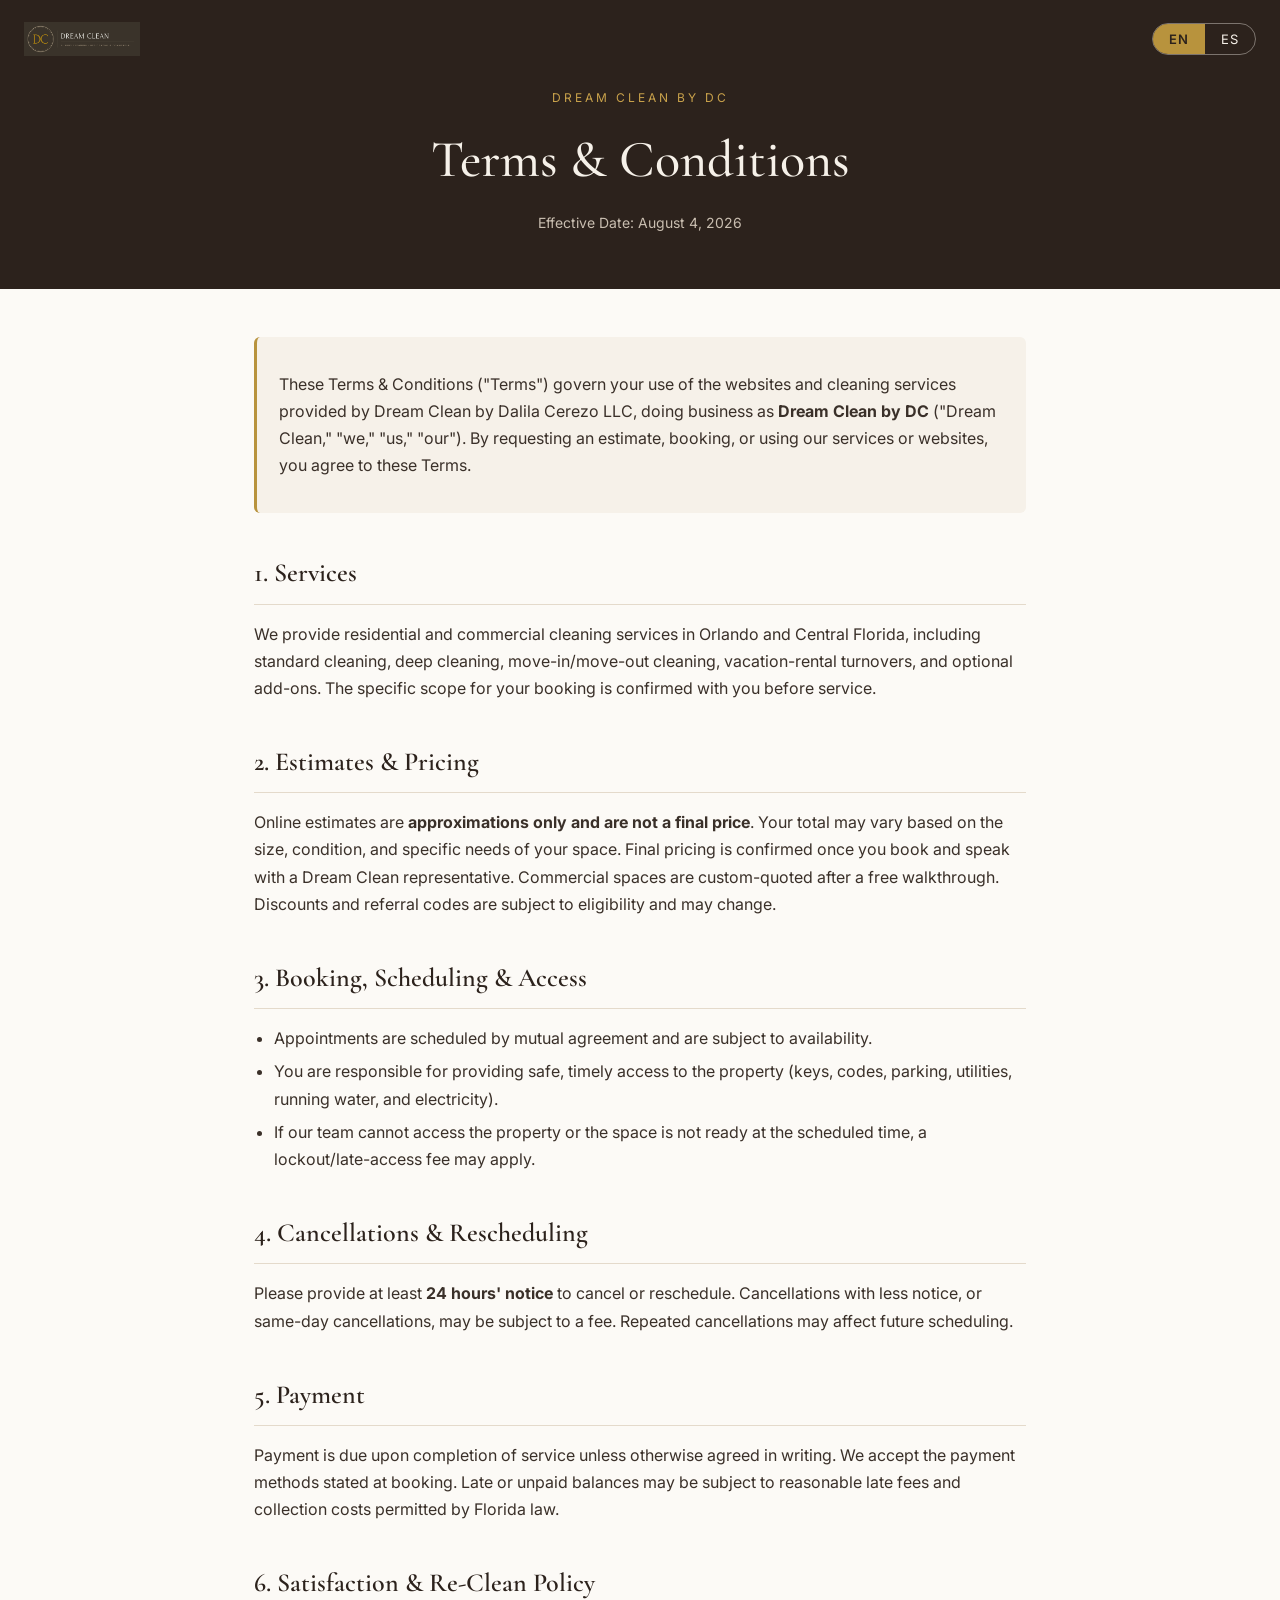
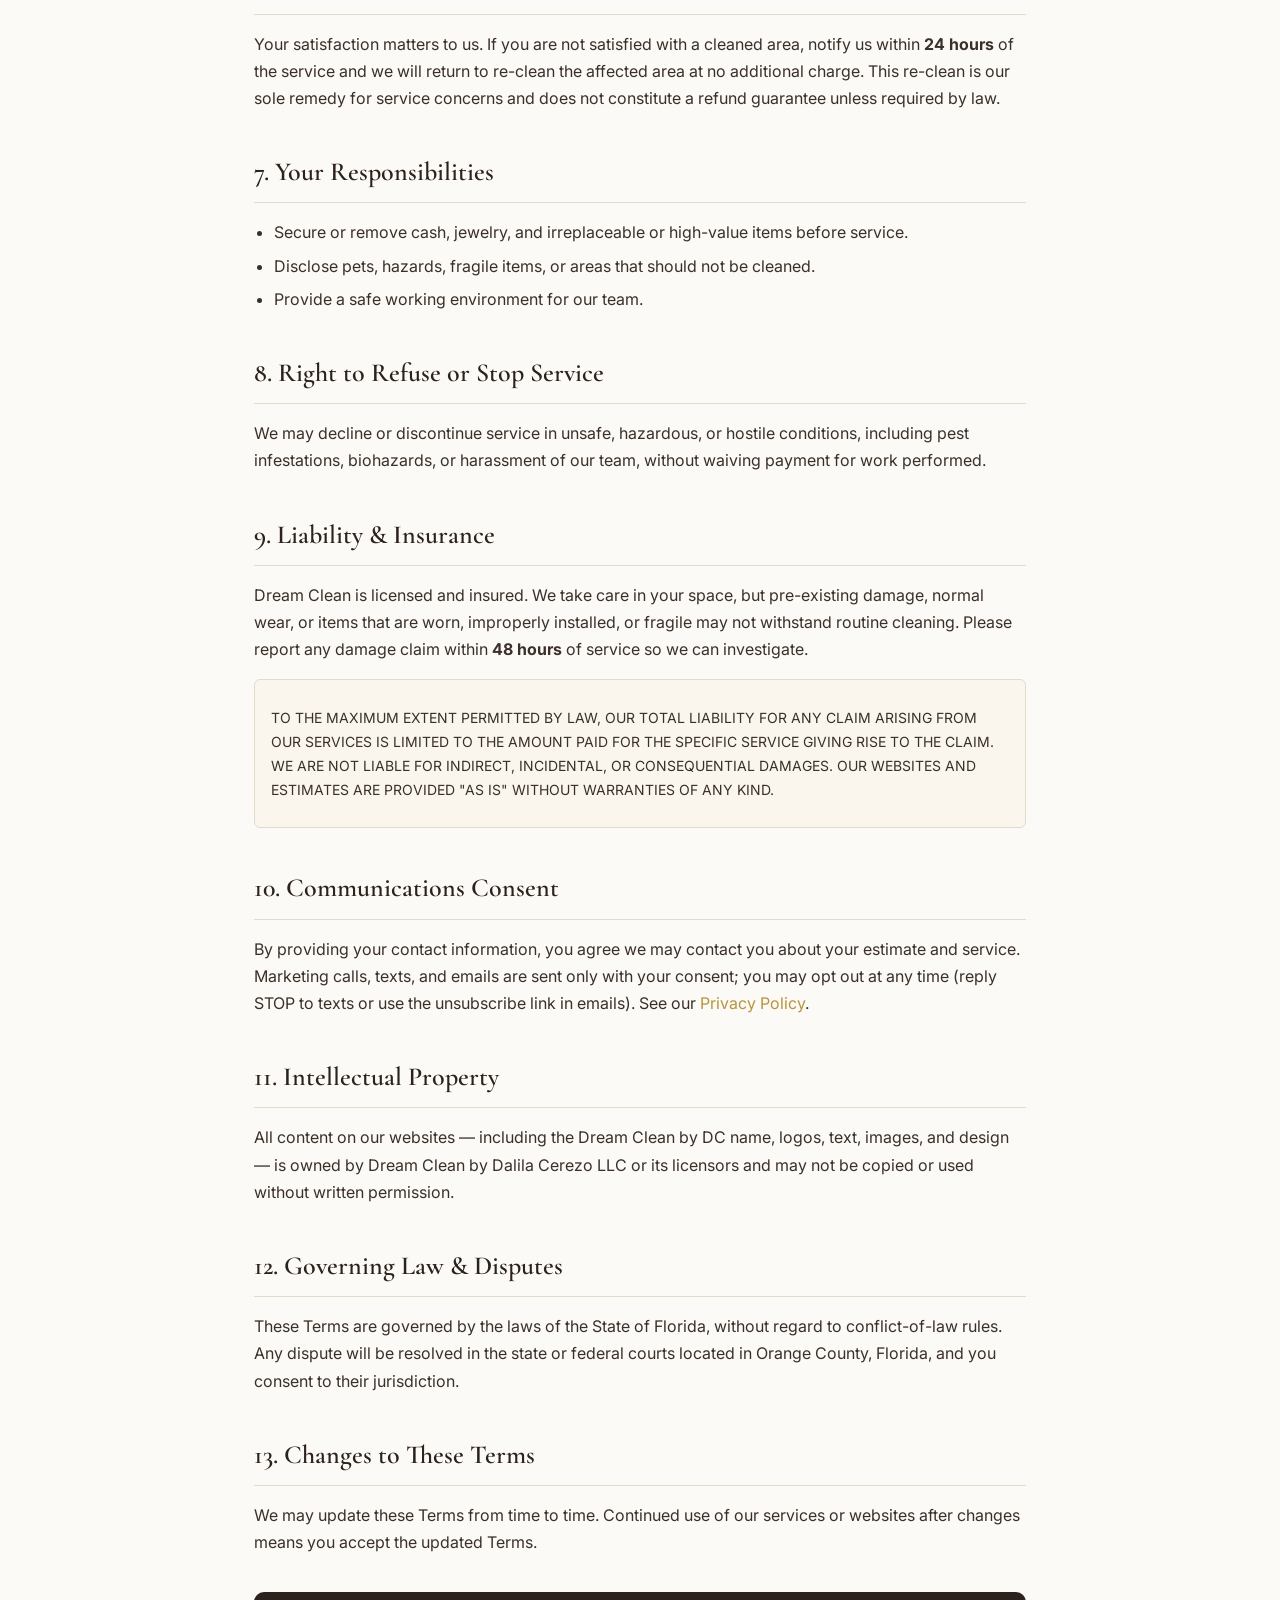
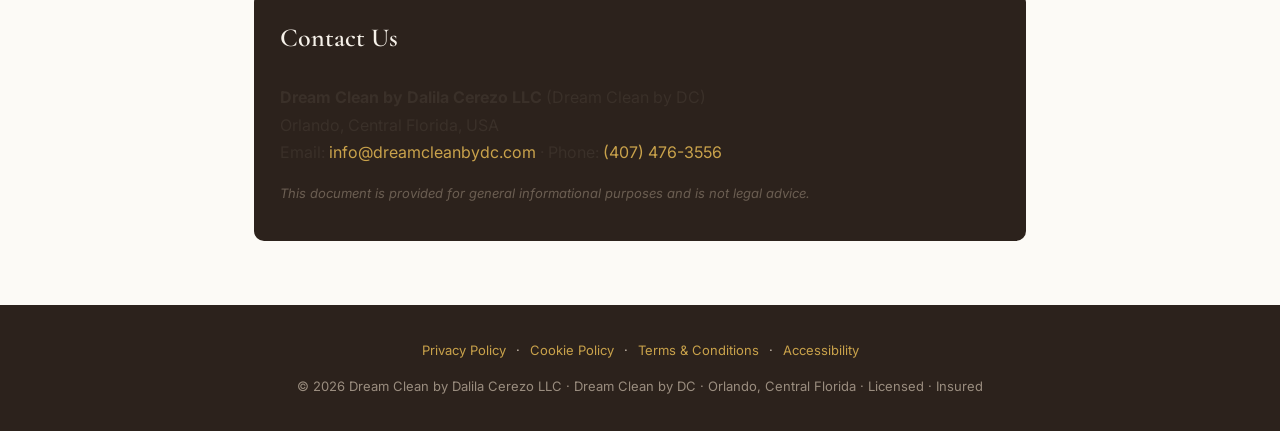
<file: terms.html>
<!DOCTYPE html>
<html lang="en">
<head>
<meta charset="UTF-8">
<meta name="viewport" content="width=device-width, initial-scale=1">
<title>Terms &amp; Conditions — Dream Clean by DC</title>
<meta name="description" content="Terms and Conditions for Dream Clean by Dalila Cerezo LLC (Dream Clean by DC).">
<link rel="preconnect" href="https://fonts.googleapis.com">
<link rel="preconnect" href="https://fonts.gstatic.com" crossorigin>
<link href="https://fonts.googleapis.com/css2?family=Cormorant+Garamond:wght@400;500;600&family=Inter:wght@400;500;600&display=swap" rel="stylesheet">
<style>
  :root{--espresso:#2C221C;--espresso-soft:#3E322A;--gold:#B8933D;--gold-light:#C9A24B;
    --cream:#F6F1E9;--paper:#FCFAF6;--ink:#2C221C;--muted:#6B5E52;--line:#E4DACb;}
  *{box-sizing:border-box}
  body{margin:0;background:var(--paper);color:var(--ink);font-family:'Inter',-apple-system,sans-serif;line-height:1.7;font-size:16px}
  a{color:var(--gold);text-decoration:none} a:hover{text-decoration:underline}
  header.site{background:var(--espresso);color:var(--cream);padding:22px 24px;display:flex;align-items:center;justify-content:space-between;gap:16px;flex-wrap:wrap}
  header.site img{height:34px}
  .lang-toggle{display:flex;border:1px solid rgba(246,241,233,.4);border-radius:999px;overflow:hidden}
  .lang-toggle button{background:transparent;color:var(--cream);border:0;padding:7px 16px;font-size:13px;letter-spacing:1px;cursor:pointer;font-family:'Inter',sans-serif}
  .lang-toggle button.active{background:var(--gold);color:var(--espresso);font-weight:600}
  .hero{background:var(--espresso);color:var(--cream);padding:10px 24px 54px;text-align:center}
  .hero .eyebrow{letter-spacing:3px;font-size:12px;text-transform:uppercase;color:var(--gold-light)}
  .hero h1{font-family:'Cormorant Garamond',serif;font-weight:500;font-size:clamp(34px,6vw,52px);margin:8px 0 6px}
  .hero .eff{color:#C9BEB0;font-size:14px}
  main{max-width:820px;margin:0 auto;padding:48px 24px 24px}
  h2{font-family:'Cormorant Garamond',serif;font-weight:600;font-size:26px;margin:38px 0 10px;color:var(--espresso);border-bottom:1px solid var(--line);padding-bottom:8px}
  h3{font-size:16px;font-weight:600;margin:22px 0 6px;color:var(--espresso-soft)}
  p,li{color:#3a3029} ul{padding-left:20px} li{margin-bottom:6px}
  .intro{background:var(--cream);border-left:3px solid var(--gold);padding:18px 22px;border-radius:6px}
  .contact-box{background:var(--espresso);color:var(--cream);border-radius:10px;padding:24px 26px;margin-top:36px}
  .contact-box a{color:var(--gold-light)} .contact-box h2{color:var(--cream);border:0;margin-top:0}
  footer.site{background:var(--espresso);color:#C9BEB0;text-align:center;padding:34px 24px;margin-top:40px;font-size:13px}
  footer.site a{color:var(--gold-light);margin:0 10px} footer.site .copy{margin-top:14px;color:#9a8d7f}
  .lang-es{display:none} body.es .lang-en{display:none} body.es .lang-es{display:block}
  .disclaimer{font-size:13px;color:var(--muted);font-style:italic;margin-top:8px}
  .caps{font-size:14px;background:#faf6ee;border:1px solid var(--line);border-radius:6px;padding:12px 16px}
</style>
</head>
<body>
<header class="site">
  <img src="/assets/logos/horizontal_reversed_on_espresso.png" alt="Dream Clean by DC" onerror="this.style.display='none'">
  <div class="lang-toggle" role="group" aria-label="Language">
    <button id="btn-en" class="active" onclick="setLang('en')">EN</button>
    <button id="btn-es" onclick="setLang('es')">ES</button>
  </div>
</header>

<section class="hero">
  <div class="lang-en"><div class="eyebrow">Dream Clean by DC</div><h1>Terms &amp; Conditions</h1><div class="eff">Effective Date: August 4, 2026</div></div>
  <div class="lang-es"><div class="eyebrow">Dream Clean by DC</div><h1>Términos y Condiciones</h1><div class="eff">Fecha de vigencia: 4 de agosto de 2026</div></div>
</section>

<main>
<!-- ENGLISH -->
<div class="lang-en">
  <div class="intro"><p>These Terms &amp; Conditions ("Terms") govern your use of the websites and cleaning services provided by Dream Clean by Dalila Cerezo LLC, doing business as <strong>Dream Clean by DC</strong> ("Dream Clean," "we," "us," "our"). By requesting an estimate, booking, or using our services or websites, you agree to these Terms.</p></div>

  <h2>1. Services</h2>
  <p>We provide residential and commercial cleaning services in Orlando and Central Florida, including standard cleaning, deep cleaning, move-in/move-out cleaning, vacation-rental turnovers, and optional add-ons. The specific scope for your booking is confirmed with you before service.</p>

  <h2>2. Estimates &amp; Pricing</h2>
  <p>Online estimates are <strong>approximations only and are not a final price</strong>. Your total may vary based on the size, condition, and specific needs of your space. Final pricing is confirmed once you book and speak with a Dream Clean representative. Commercial spaces are custom-quoted after a free walkthrough. Discounts and referral codes are subject to eligibility and may change.</p>

  <h2>3. Booking, Scheduling &amp; Access</h2>
  <ul>
    <li>Appointments are scheduled by mutual agreement and are subject to availability.</li>
    <li>You are responsible for providing safe, timely access to the property (keys, codes, parking, utilities, running water, and electricity).</li>
    <li>If our team cannot access the property or the space is not ready at the scheduled time, a lockout/late-access fee may apply.</li>
  </ul>

  <h2>4. Cancellations &amp; Rescheduling</h2>
  <p>Please provide at least <strong>24 hours' notice</strong> to cancel or reschedule. Cancellations with less notice, or same-day cancellations, may be subject to a fee. Repeated cancellations may affect future scheduling.</p>

  <h2>5. Payment</h2>
  <p>Payment is due upon completion of service unless otherwise agreed in writing. We accept the payment methods stated at booking. Late or unpaid balances may be subject to reasonable late fees and collection costs permitted by Florida law.</p>

  <h2>6. Satisfaction &amp; Re-Clean Policy</h2>
  <p>Your satisfaction matters to us. If you are not satisfied with a cleaned area, notify us within <strong>24 hours</strong> of the service and we will return to re-clean the affected area at no additional charge. This re-clean is our sole remedy for service concerns and does not constitute a refund guarantee unless required by law.</p>

  <h2>7. Your Responsibilities</h2>
  <ul>
    <li>Secure or remove cash, jewelry, and irreplaceable or high-value items before service.</li>
    <li>Disclose pets, hazards, fragile items, or areas that should not be cleaned.</li>
    <li>Provide a safe working environment for our team.</li>
  </ul>

  <h2>8. Right to Refuse or Stop Service</h2>
  <p>We may decline or discontinue service in unsafe, hazardous, or hostile conditions, including pest infestations, biohazards, or harassment of our team, without waiving payment for work performed.</p>

  <h2>9. Liability &amp; Insurance</h2>
  <p>Dream Clean is licensed and insured. We take care in your space, but pre-existing damage, normal wear, or items that are worn, improperly installed, or fragile may not withstand routine cleaning. Please report any damage claim within <strong>48 hours</strong> of service so we can investigate.</p>
  <div class="caps"><p>TO THE MAXIMUM EXTENT PERMITTED BY LAW, OUR TOTAL LIABILITY FOR ANY CLAIM ARISING FROM OUR SERVICES IS LIMITED TO THE AMOUNT PAID FOR THE SPECIFIC SERVICE GIVING RISE TO THE CLAIM. WE ARE NOT LIABLE FOR INDIRECT, INCIDENTAL, OR CONSEQUENTIAL DAMAGES. OUR WEBSITES AND ESTIMATES ARE PROVIDED "AS IS" WITHOUT WARRANTIES OF ANY KIND.</p></div>

  <h2>10. Communications Consent</h2>
  <p>By providing your contact information, you agree we may contact you about your estimate and service. Marketing calls, texts, and emails are sent only with your consent; you may opt out at any time (reply STOP to texts or use the unsubscribe link in emails). See our <a href="/privacy">Privacy Policy</a>.</p>

  <h2>11. Intellectual Property</h2>
  <p>All content on our websites — including the Dream Clean by DC name, logos, text, images, and design — is owned by Dream Clean by Dalila Cerezo LLC or its licensors and may not be copied or used without written permission.</p>

  <h2>12. Governing Law &amp; Disputes</h2>
  <p>These Terms are governed by the laws of the State of Florida, without regard to conflict-of-law rules. Any dispute will be resolved in the state or federal courts located in Orange County, Florida, and you consent to their jurisdiction.</p>

  <h2>13. Changes to These Terms</h2>
  <p>We may update these Terms from time to time. Continued use of our services or websites after changes means you accept the updated Terms.</p>

  <div class="contact-box"><h2>Contact Us</h2>
    <p><strong>Dream Clean by Dalila Cerezo LLC</strong> (Dream Clean by DC)<br>Orlando, Central Florida, USA<br>Email: <a href="mailto:info@dreamcleanbydc.com">info@dreamcleanbydc.com</a> · Phone: <a href="tel:+14074763556">(407) 476-3556</a></p>
    <p class="disclaimer">This document is provided for general informational purposes and is not legal advice.</p>
  </div>
</div>

<!-- ESPAÑOL -->
<div class="lang-es">
  <div class="intro"><p>Estos Términos y Condiciones ("Términos") rigen tu uso de los sitios web y servicios de limpieza prestados por Dream Clean by Dalila Cerezo LLC, que opera como <strong>Dream Clean by DC</strong> ("Dream Clean", "nosotros", "nuestro"). Al solicitar un estimado, reservar o usar nuestros servicios o sitios web, aceptas estos Términos.</p></div>

  <h2>1. Servicios</h2>
  <p>Prestamos servicios de limpieza residencial y comercial en Orlando y Florida Central, incluyendo limpieza estándar, limpieza profunda, limpieza de mudanza (entrada/salida), rotación de alquileres vacacionales y extras opcionales. El alcance específico de tu reserva se confirma contigo antes del servicio.</p>

  <h2>2. Estimados y Precios</h2>
  <p>Los estimados en línea son <strong>solo aproximaciones y no constituyen un precio final</strong>. Tu total puede variar según el tamaño, el estado y las necesidades específicas de tu espacio. El precio final se confirma al reservar y hablar con un representante de Dream Clean. Los espacios comerciales se cotizan a medida tras una visita gratuita. Los descuentos y códigos de referido están sujetos a elegibilidad y pueden cambiar.</p>

  <h2>3. Reservas, Agendamiento y Acceso</h2>
  <ul>
    <li>Las citas se agendan por acuerdo mutuo y están sujetas a disponibilidad.</li>
    <li>Eres responsable de proporcionar acceso seguro y puntual a la propiedad (llaves, códigos, estacionamiento, servicios, agua y electricidad).</li>
    <li>Si nuestro equipo no puede acceder a la propiedad o el espacio no está listo a la hora agendada, puede aplicar un cargo por bloqueo/acceso tardío.</li>
  </ul>

  <h2>4. Cancelaciones y Reprogramación</h2>
  <p>Por favor avisa con al menos <strong>24 horas de anticipación</strong> para cancelar o reprogramar. Las cancelaciones con menos aviso, o el mismo día, pueden estar sujetas a un cargo. Cancelaciones repetidas pueden afectar el agendamiento futuro.</p>

  <h2>5. Pago</h2>
  <p>El pago vence al completar el servicio, salvo acuerdo escrito distinto. Aceptamos los métodos de pago indicados al reservar. Los saldos vencidos o impagos pueden estar sujetos a cargos por mora razonables y costos de cobranza permitidos por la ley de Florida.</p>

  <h2>6. Satisfacción y Política de Re-limpieza</h2>
  <p>Tu satisfacción es importante. Si no estás satisfecho con un área limpiada, notifícanos dentro de <strong>24 horas</strong> del servicio y regresaremos a re-limpiar el área afectada sin cargo adicional. Esta re-limpieza es nuestro único remedio para inconformidades del servicio y no constituye una garantía de reembolso, salvo que la ley lo exija.</p>

  <h2>7. Tus Responsabilidades</h2>
  <ul>
    <li>Guarda o retira efectivo, joyas y objetos irremplazables o de alto valor antes del servicio.</li>
    <li>Informa sobre mascotas, riesgos, objetos frágiles o áreas que no deban limpiarse.</li>
    <li>Proporciona un entorno de trabajo seguro para nuestro equipo.</li>
  </ul>

  <h2>8. Derecho a Rechazar o Suspender el Servicio</h2>
  <p>Podemos rechazar o suspender el servicio en condiciones inseguras, peligrosas u hostiles, incluyendo plagas, biopeligros o acoso a nuestro equipo, sin renunciar al pago por el trabajo realizado.</p>

  <h2>9. Responsabilidad y Seguro</h2>
  <p>Dream Clean cuenta con licencia y seguro. Cuidamos tu espacio, pero daños preexistentes, desgaste normal, o artículos desgastados, mal instalados o frágiles pueden no resistir la limpieza de rutina. Reporta cualquier reclamo de daño dentro de <strong>48 horas</strong> del servicio para poder investigarlo.</p>
  <div class="caps"><p>EN LA MÁXIMA MEDIDA PERMITIDA POR LA LEY, NUESTRA RESPONSABILIDAD TOTAL POR CUALQUIER RECLAMO DERIVADO DE NUESTROS SERVICIOS SE LIMITA AL MONTO PAGADO POR EL SERVICIO ESPECÍFICO QUE ORIGINA EL RECLAMO. NO SOMOS RESPONSABLES DE DAÑOS INDIRECTOS, INCIDENTALES O CONSECUENTES. NUESTROS SITIOS WEB Y ESTIMADOS SE PROPORCIONAN "TAL CUAL", SIN GARANTÍAS DE NINGÚN TIPO.</p></div>

  <h2>10. Consentimiento de Comunicaciones</h2>
  <p>Al proporcionar tu información de contacto, aceptas que podamos contactarte sobre tu estimado y servicio. Las llamadas, textos y correos de marketing se envían solo con tu consentimiento; puedes darte de baja en cualquier momento (responde STOP a los textos o usa el enlace de baja en los correos). Consulta nuestra <a href="/privacy">Política de Privacidad</a>.</p>

  <h2>11. Propiedad Intelectual</h2>
  <p>Todo el contenido de nuestros sitios —incluyendo el nombre Dream Clean by DC, logos, textos, imágenes y diseño— es propiedad de Dream Clean by Dalila Cerezo LLC o sus licenciantes y no puede copiarse ni usarse sin permiso escrito.</p>

  <h2>12. Ley Aplicable y Disputas</h2>
  <p>Estos Términos se rigen por las leyes del Estado de Florida, sin considerar sus normas de conflicto de leyes. Cualquier disputa se resolverá en los tribunales estatales o federales ubicados en el Condado de Orange, Florida, y aceptas su jurisdicción.</p>

  <h2>13. Cambios a estos Términos</h2>
  <p>Podemos actualizar estos Términos periódicamente. El uso continuado de nuestros servicios o sitios tras los cambios significa que aceptas los Términos actualizados.</p>

  <div class="contact-box"><h2>Contáctanos</h2>
    <p><strong>Dream Clean by Dalila Cerezo LLC</strong> (Dream Clean by DC)<br>Orlando, Florida Central, EE. UU.<br>Correo: <a href="mailto:info@dreamcleanbydc.com">info@dreamcleanbydc.com</a> · Teléfono: <a href="tel:+14074763556">(407) 476-3556</a></p>
    <p class="disclaimer">Este documento se ofrece con fines informativos generales y no constituye asesoría legal.</p>
  </div>
</div>
</main>

<footer class="site">
  <a href="/privacy">Privacy Policy</a>·<a href="/cookies">Cookie Policy</a>·<a href="/terms">Terms &amp; Conditions</a>·<a href="/accessibility">Accessibility</a>
  <div class="copy">© 2026 Dream Clean by Dalila Cerezo LLC · Dream Clean by DC · Orlando, Central Florida · Licensed · Insured</div>
</footer>

<script>
  function setLang(l){document.body.classList.toggle('es',l==='es');document.documentElement.lang=l;
    document.getElementById('btn-en').classList.toggle('active',l==='en');
    document.getElementById('btn-es').classList.toggle('active',l==='es');
    try{localStorage.setItem('dc_lang',l);}catch(e){}}
  (function(){try{var s=localStorage.getItem('dc_lang');if(s==='es')setLang('es');}catch(e){}})();
</script>
</body>
</html>
</file>
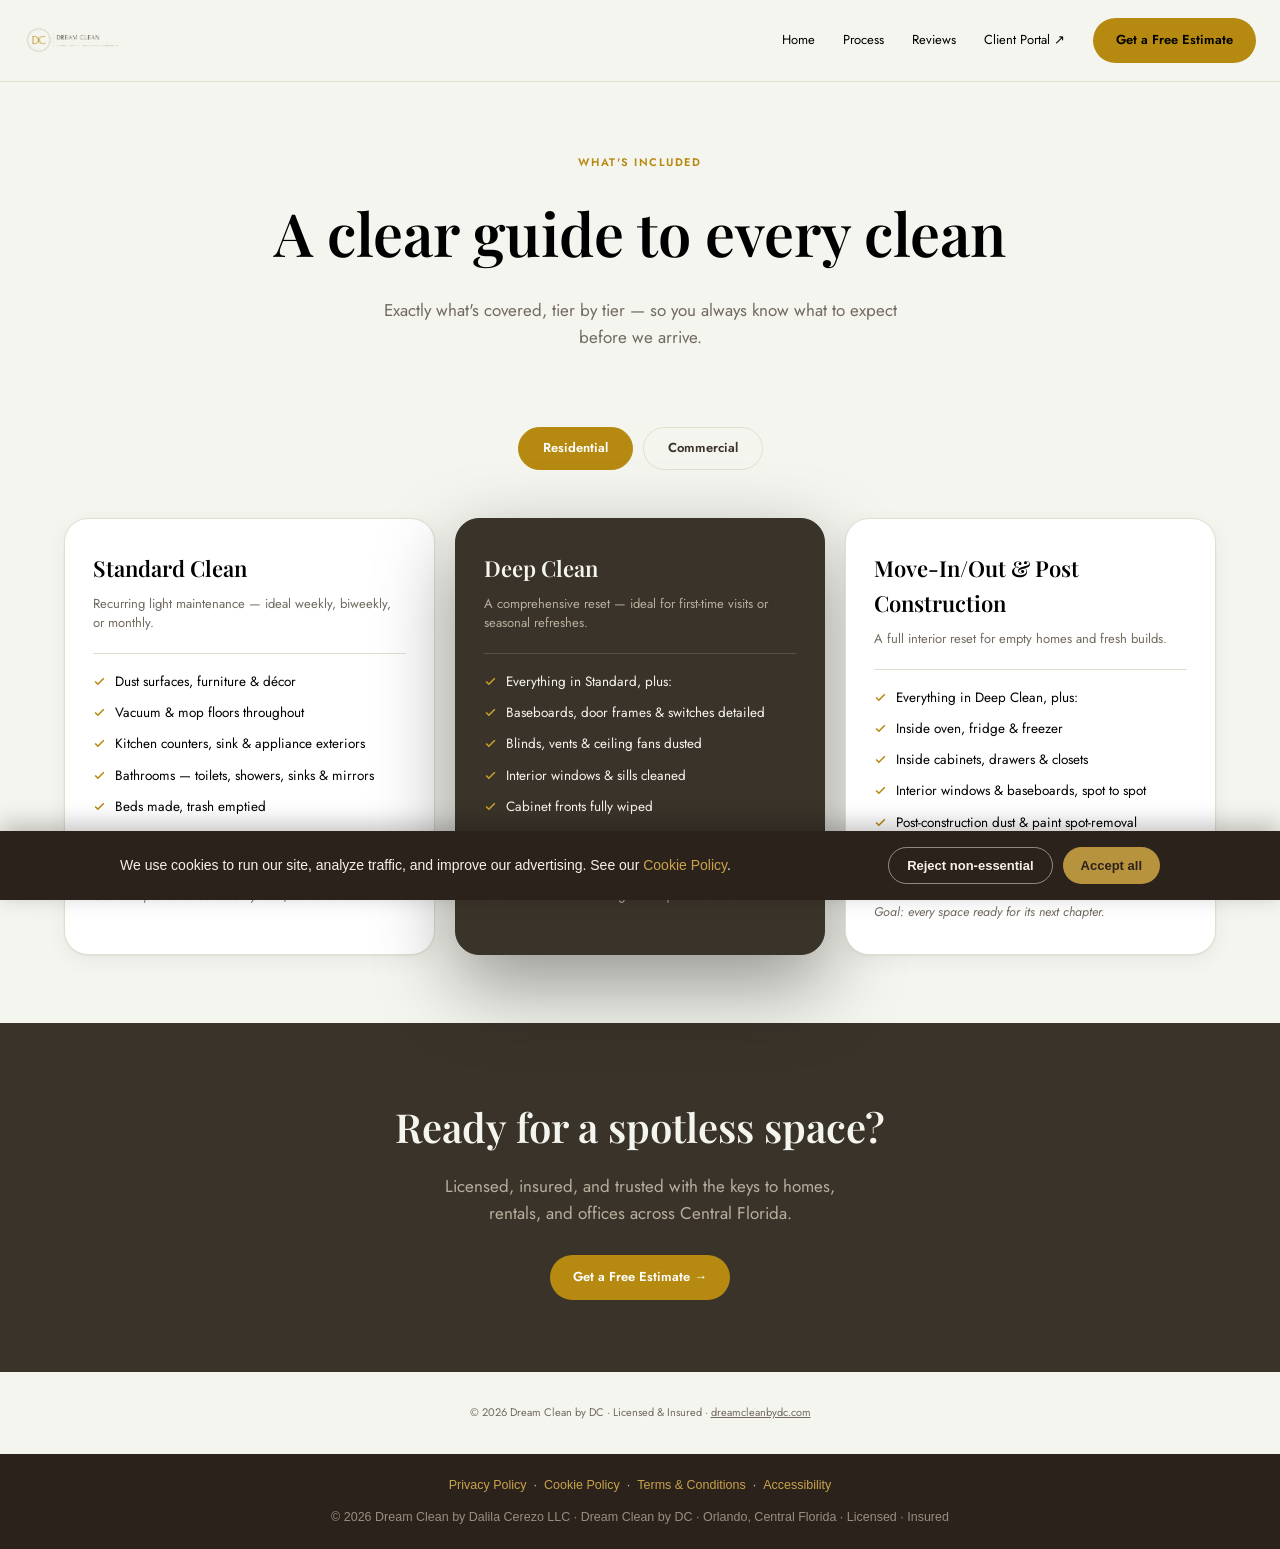
<file: whats-included.html>
<!DOCTYPE html>
<html lang="en">
<head>
<meta charset="utf-8">
<meta name="viewport" content="width=device-width, initial-scale=1">
<title>What's Included — Dream Clean by DC</title>
<meta name="description" content="Exactly what's covered in every Dream Clean service, tier by tier — Standard, Deep Clean, Move-In/Out & Post Construction, and Commercial.">
<link rel="stylesheet" href="_ds/dream-clean-design-system-3942b4b0-2ba8-4ffc-b1cc-bcec59a66d3f/tokens/colors.css">
<link rel="stylesheet" href="_ds/dream-clean-design-system-3942b4b0-2ba8-4ffc-b1cc-bcec59a66d3f/tokens/typography.css">
<link rel="stylesheet" href="_ds/dream-clean-design-system-3942b4b0-2ba8-4ffc-b1cc-bcec59a66d3f/tokens/spacing.css">
<link rel="stylesheet" href="_ds/dream-clean-design-system-3942b4b0-2ba8-4ffc-b1cc-bcec59a66d3f/tokens/effects.css">
<link rel="stylesheet" href="https://fonts.googleapis.com/css2?family=Montserrat:wght@500;600;700&family=Cormorant+Garamond:wght@500;600&display=swap">
<style>
  *{box-sizing:border-box}
  body{margin:0;background:var(--surface-canvas);color:var(--text-body);font-family:var(--font-body);line-height:1.6;-webkit-font-smoothing:antialiased}
  a{color:inherit}
  img{max-width:100%;display:block}

  .wrap{max-width:var(--container-max);margin:0 auto;padding:0 24px}

  header{position:sticky;top:0;z-index:50;background:rgba(245,245,239,.92);backdrop-filter:blur(8px);border-bottom:1px solid var(--border-subtle)}
  .nav{display:flex;align-items:center;justify-content:space-between;padding:18px 24px}
  .nav-links{display:flex;align-items:center;gap:28px;font-size:var(--text-small)}
  .nav-links a{text-decoration:none;color:var(--text-body)}
  .nav-links a:hover{color:var(--dc-gold)}
  .btn{display:inline-flex;align-items:center;gap:8px;border-radius:var(--radius-pill);padding:11px 22px;font-size:13px;font-weight:600;text-decoration:none;cursor:pointer;border:1px solid transparent;transition:transform .15s}
  .btn:hover{transform:translateY(-1px)}
  .btn-primary{background:var(--dc-gold);color:#fff}
  .btn-dark{background:var(--dc-espresso);color:#fff}

  .hero{padding:72px 24px 40px;text-align:center}
  .eyebrow{font-size:var(--text-caption);letter-spacing:var(--tracking-caps);text-transform:uppercase;color:var(--dc-gold);font-weight:600;margin-bottom:14px}
  h1{font-family:var(--font-display);font-size:var(--text-display-lg);margin:0 0 16px;font-weight:600}
  .lead{max-width:560px;margin:0 auto;color:var(--text-muted);font-size:var(--text-body-lg)}

  .toggle-row{display:flex;justify-content:center;gap:10px;margin:36px 0 48px}
  .pill{border:1px solid var(--border-subtle);border-radius:var(--radius-pill);padding:10px 24px;font-size:13px;font-weight:600;cursor:pointer;background:var(--surface-canvas);color:var(--dc-espresso);transition:.15s}
  .pill.active{background:var(--dc-gold);color:#fff;border-color:var(--dc-gold)}

  .group{display:none;padding-bottom:24px}
  .group.active{display:block}
  .grid{display:grid;gap:20px;max-width:var(--container-max);margin:0 auto 12px}
  .grid-3{grid-template-columns:repeat(auto-fit,minmax(260px,1fr))}
  .grid-2{grid-template-columns:repeat(auto-fit,minmax(300px,1fr));max-width:820px}

  .card{border-radius:var(--radius-xl);padding:32px 28px;background:var(--surface-card);border:1px solid var(--border-subtle);box-shadow:var(--shadow-md);scroll-margin-top:100px}
  .card.featured{background:var(--dc-espresso);border-color:var(--dc-espresso);color:var(--text-on-dark);box-shadow:var(--shadow-dark-lg)}
  .card h3{font-family:var(--font-display);font-size:22px;margin:0 0 8px;font-weight:600}
  .card .tier-desc{font-size:13px;color:var(--text-muted);margin:0 0 20px;line-height:1.5}
  .card.featured .tier-desc{color:var(--text-on-dark-muted)}
  .card hr{border:none;border-top:1px solid var(--border-subtle);margin:0 0 18px}
  .card.featured hr{border-top:1px solid var(--border-on-dark)}
  .card ul{list-style:none;margin:0 0 22px;padding:0}
  .card li{display:flex;align-items:flex-start;gap:9px;font-size:13.5px;line-height:1.5;margin-bottom:11px;color:var(--text-body)}
  .card.featured li{color:var(--text-on-dark)}
  .card li svg{flex-shrink:0;margin-top:3px;width:13px;height:13px;stroke:var(--dc-gold);stroke-width:3;fill:none}
  .card.featured li svg{stroke:var(--dc-gold-light)}
  .card .goal{font-style:italic;font-size:12.5px;color:var(--text-muted);border-top:1px solid var(--border-subtle);padding-top:16px;margin:0;line-height:1.5}
  .card.featured .goal{color:var(--text-on-dark-muted);border-top:1px solid var(--border-on-dark)}

  .cta-band{background:var(--dc-espresso);color:var(--text-on-dark);text-align:center;padding:72px 24px;margin-top:32px}
  .cta-band h2{font-family:var(--font-display);font-size:var(--text-display-md);margin:0 0 14px;font-weight:600}
  .cta-band p{color:var(--text-on-dark-muted);max-width:440px;margin:0 auto 28px;font-size:var(--text-body-lg)}

  footer{padding:32px 24px;text-align:center;font-size:var(--text-caption);color:var(--text-muted)}

  @media (max-width:760px){
    .nav-links a:not(.btn){display:none}
    .nav-links{gap:12px}
  }
  @media (max-width:640px){
    .hero{padding:48px 20px 24px}
  }
</style>
</head>
<body>

<header>
  <div class="nav">
    <a href="index.html" aria-label="Dream Clean by DC — Home">
      <img src="assets/logos/horizontal_gold_espresso_on_transparent.png" alt="Dream Clean by DC" style="height:30px">
    </a>
    <div class="nav-links">
      <a href="index.html">Home</a>
      <a href="index.html#process">Process</a>
      <a href="index.html#reviews">Reviews</a>
      <a href="https://portal.dreamcleanbydc.com" target="_blank" rel="noopener">Client Portal ↗</a>
      <a class="btn btn-primary" href="index.html#estimate">Get a Free Estimate</a>
    </div>
  </div>
</header>

<main>
  <section class="hero">
    <div class="eyebrow">What's included</div>
    <h1>A clear guide to every clean</h1>
    <p class="lead">Exactly what's covered, tier by tier — so you always know what to expect before we arrive.</p>
  </section>

  <div class="toggle-row">
    <div class="pill active" data-group="residential" onclick="showGroup('residential')">Residential</div>
    <div class="pill" data-group="commercial" onclick="showGroup('commercial')">Commercial</div>
  </div>

  <div class="wrap">
    <!-- ===== RESIDENTIAL ===== -->
    <div id="residential-group" class="group active">
      <div class="grid grid-3">
        <div class="card" id="standard">
          <h3>Standard Clean</h3>
          <p class="tier-desc">Recurring light maintenance — ideal weekly, biweekly, or monthly.</p>
          <hr>
          <ul>
            <li><svg viewBox="0 0 24 24"><path d="M20 6L9 17l-5-5"></path></svg>Dust surfaces, furniture &amp; décor</li>
            <li><svg viewBox="0 0 24 24"><path d="M20 6L9 17l-5-5"></path></svg>Vacuum &amp; mop floors throughout</li>
            <li><svg viewBox="0 0 24 24"><path d="M20 6L9 17l-5-5"></path></svg>Kitchen counters, sink &amp; appliance exteriors</li>
            <li><svg viewBox="0 0 24 24"><path d="M20 6L9 17l-5-5"></path></svg>Bathrooms — toilets, showers, sinks &amp; mirrors</li>
            <li><svg viewBox="0 0 24 24"><path d="M20 6L9 17l-5-5"></path></svg>Beds made, trash emptied</li>
            <li><svg viewBox="0 0 24 24"><path d="M20 6L9 17l-5-5"></path></svg>Mirrors &amp; glass, streak-free</li>
          </ul>
          <p class="goal">Goal: keep a home consistently fresh, visit after visit.</p>
        </div>
        <div class="card featured" id="deep">
          <h3>Deep Clean</h3>
          <p class="tier-desc">A comprehensive reset — ideal for first-time visits or seasonal refreshes.</p>
          <hr>
          <ul>
            <li><svg viewBox="0 0 24 24"><path d="M20 6L9 17l-5-5"></path></svg>Everything in Standard, plus:</li>
            <li><svg viewBox="0 0 24 24"><path d="M20 6L9 17l-5-5"></path></svg>Baseboards, door frames &amp; switches detailed</li>
            <li><svg viewBox="0 0 24 24"><path d="M20 6L9 17l-5-5"></path></svg>Blinds, vents &amp; ceiling fans dusted</li>
            <li><svg viewBox="0 0 24 24"><path d="M20 6L9 17l-5-5"></path></svg>Interior windows &amp; sills cleaned</li>
            <li><svg viewBox="0 0 24 24"><path d="M20 6L9 17l-5-5"></path></svg>Cabinet fronts fully wiped</li>
            <li><svg viewBox="0 0 24 24"><path d="M20 6L9 17l-5-5"></path></svg>Tile, grout &amp; showerheads scrubbed</li>
          </ul>
          <p class="goal">Goal: reach the dust and grime a quick clean can't.</p>
        </div>
        <div class="card" id="moveconstruction">
          <h3>Move-In/Out &amp; Post Construction</h3>
          <p class="tier-desc">A full interior reset for empty homes and fresh builds.</p>
          <hr>
          <ul>
            <li><svg viewBox="0 0 24 24"><path d="M20 6L9 17l-5-5"></path></svg>Everything in Deep Clean, plus:</li>
            <li><svg viewBox="0 0 24 24"><path d="M20 6L9 17l-5-5"></path></svg>Inside oven, fridge &amp; freezer</li>
            <li><svg viewBox="0 0 24 24"><path d="M20 6L9 17l-5-5"></path></svg>Inside cabinets, drawers &amp; closets</li>
            <li><svg viewBox="0 0 24 24"><path d="M20 6L9 17l-5-5"></path></svg>Interior windows &amp; baseboards, spot to spot</li>
            <li><svg viewBox="0 0 24 24"><path d="M20 6L9 17l-5-5"></path></svg>Post-construction dust &amp; paint spot-removal</li>
            <li><svg viewBox="0 0 24 24"><path d="M20 6L9 17l-5-5"></path></svg>Sticker &amp; label removal</li>
          </ul>
          <p class="goal">Goal: every space ready for its next chapter.</p>
        </div>
      </div>
    </div>

    <!-- ===== COMMERCIAL ===== -->
    <div id="commercial-group" class="group">
      <div class="grid grid-2">
        <div class="card" id="commercial">
          <h3>Commercial Standard</h3>
          <p class="tier-desc">Serviced on your schedule — after hours, weekends, or between shifts.</p>
          <hr>
          <ul>
            <li><svg viewBox="0 0 24 24"><path d="M20 6L9 17l-5-5"></path></svg>Desks &amp; high-touch surfaces disinfected</li>
            <li><svg viewBox="0 0 24 24"><path d="M20 6L9 17l-5-5"></path></svg>Restrooms fully cleaned &amp; sanitized</li>
            <li><svg viewBox="0 0 24 24"><path d="M20 6L9 17l-5-5"></path></svg>Break room counters &amp; appliances wiped</li>
            <li><svg viewBox="0 0 24 24"><path d="M20 6L9 17l-5-5"></path></svg>Trash removed, liners replaced</li>
            <li><svg viewBox="0 0 24 24"><path d="M20 6L9 17l-5-5"></path></svg>Common areas &amp; entry glass, streak-free</li>
            <li><svg viewBox="0 0 24 24"><path d="M20 6L9 17l-5-5"></path></svg>Floors vacuumed &amp; mopped</li>
          </ul>
          <p class="goal">Goal: a consistently professional space, every visit.</p>
        </div>
        <div class="card featured" id="commercial-deep">
          <h3>Commercial Deep Clean</h3>
          <p class="tier-desc">A full reset — ideal for first visits or before a big walkthrough.</p>
          <hr>
          <ul>
            <li><svg viewBox="0 0 24 24"><path d="M20 6L9 17l-5-5"></path></svg>Everything in Commercial Standard, plus:</li>
            <li><svg viewBox="0 0 24 24"><path d="M20 6L9 17l-5-5"></path></svg>High &amp; low dusting — vents, ledges &amp; fixtures</li>
            <li><svg viewBox="0 0 24 24"><path d="M20 6L9 17l-5-5"></path></svg>Blinds, baseboards &amp; door frames detailed</li>
            <li><svg viewBox="0 0 24 24"><path d="M20 6L9 17l-5-5"></path></svg>Tile &amp; grout scrubbed, fixtures descaled</li>
            <li><svg viewBox="0 0 24 24"><path d="M20 6L9 17l-5-5"></path></svg>Interior windows, sills &amp; tracks cleaned</li>
            <li><svg viewBox="0 0 24 24"><path d="M20 6L9 17l-5-5"></path></svg>Break-room appliance interiors degreased</li>
          </ul>
          <p class="goal">Goal: a true reset between tenants, or before opening.</p>
        </div>
      </div>
    </div>
  </div>

  <section class="cta-band">
    <h2>Ready for a spotless space?</h2>
    <p>Licensed, insured, and trusted with the keys to homes, rentals, and offices across Central Florida.</p>
    <a class="btn btn-dark" style="background:var(--dc-gold)" href="index.html#estimate">Get a Free Estimate →</a>
  </section>
</main>

<footer>
  © 2026 Dream Clean by DC · Licensed &amp; Insured · <a href="index.html">dreamcleanbydc.com</a>
</footer>

<script>
  var COMMERCIAL_IDS = ['commercial', 'commercial-deep'];

  function showGroup(name) {
    document.getElementById('residential-group').classList.toggle('active', name === 'residential');
    document.getElementById('commercial-group').classList.toggle('active', name === 'commercial');
    document.querySelectorAll('.pill').forEach(function (p) {
      p.classList.toggle('active', p.dataset.group === name);
    });
  }

  (function init() {
    var hash = (window.location.hash || '').replace('#', '');
    if (hash) {
      var group = COMMERCIAL_IDS.indexOf(hash) !== -1 ? 'commercial' : 'residential';
      showGroup(group);
      var el = document.getElementById(hash);
      if (el) {
        setTimeout(function () { el.scrollIntoView({ behavior: 'smooth', block: 'start' }); }, 60);
      }
    }
  })();
</script>

<script src="/dc-legal.js" defer></script>
</body>
</html>
</file>
<file: _ds/dream-clean-design-system-3942b4b0-2ba8-4ffc-b1cc-bcec59a66d3f/tokens/colors.css>
:root{
  /* Base palette — Dream Clean Brand Guidelines v1.0 */
  --dc-crema:#F5F5EF;
  --dc-arena:#F1E9DF;
  --dc-sage:#8E9C82;
  --dc-camel:#B08B6D;
  --dc-gold:#B68911;
  --dc-gold-light:#C9A227;
  --dc-espresso:#3A332A;
  --dc-espresso-soft:#726A5F;
  --dc-espresso-faint:#A79E90;
  --dc-white:#FFFFFF;

  /* Semantic surfaces */
  --surface-canvas:var(--dc-crema);
  --surface-section:var(--dc-arena);
  --surface-card:var(--dc-white);
  --surface-dark:var(--dc-espresso);
  --surface-gold-tint:#F4E9D2;
  --surface-sage-tint:#E7ECDF;

  /* Semantic text */
  --text-body:var(--dc-espresso);
  --text-muted:var(--dc-espresso-soft);
  --text-faint:var(--dc-espresso-faint);
  --text-on-dark:var(--dc-crema);
  --text-on-dark-muted:#B7AE9C;
  --text-accent:var(--dc-gold);

  /* Accents */
  --accent-gold:var(--dc-gold);
  --accent-sage:var(--dc-sage);
  --accent-camel:var(--dc-camel);

  /* Borders */
  --border-subtle:#E3DDCE;
  --border-on-dark:rgba(239,233,221,.16);

  /* Status (aligned to brand accents, not stock red/green) */
  --status-success:#5C7A4C;
  --status-success-bg:#E4EBDD;
  --status-warning:var(--dc-gold);
  --status-warning-bg:var(--surface-gold-tint);
  --status-danger:#AE4A34;
  --status-danger-bg:#F3E1DA;
  --status-info:#4A6A8A;
  --status-info-bg:#DEE7EE;
}
</file>
<file: _ds/dream-clean-design-system-3942b4b0-2ba8-4ffc-b1cc-bcec59a66d3f/tokens/typography.css>
@import url('https://fonts.googleapis.com/css2?family=Playfair+Display:ital,wght@0,500;0,600;0,700;1,500&family=Jost:wght@300;400;500;600&display=swap');
:root{
  /* Dream Clean's Brand Guidelines name Forum + Montserrat as the type system.
     The company's own shipped product (dashboard, client portal, digital estimate
     form — dreamcleanbydc.com) instead ships Playfair Display + Jost. We follow the
     shipped pairing here so this design system, the web app, and any new surface
     look like one product — see readme.md "Typography" for the full note. */
  --font-display:'Playfair Display',Georgia,'Times New Roman',serif;
  --font-body:'Jost','Helvetica Neue',Arial,sans-serif;

  --text-display-xl:clamp(2.75rem,5vw + 1rem,5.5rem);
  --text-display-lg:clamp(2.25rem,3.4vw + 1rem,3.75rem);
  --text-display-md:clamp(1.75rem,2vw + 1rem,2.5rem);
  --text-display-sm:1.5rem;
  --text-lead:1.25rem;
  --text-body-lg:1.0625rem;
  --text-body:0.95rem;
  --text-small:0.8125rem;
  --text-caption:0.6875rem;

  --tracking-caps:0.14em;
  --tracking-wide:0.03em;
  --leading-tight:1.15;
  --leading-snug:1.35;
  --leading-normal:1.6;
}
</file>
<file: _ds/dream-clean-design-system-3942b4b0-2ba8-4ffc-b1cc-bcec59a66d3f/tokens/spacing.css>
:root{
  --space-1:4px; --space-2:8px; --space-3:12px; --space-4:16px; --space-5:24px;
  --space-6:32px; --space-7:48px; --space-8:64px; --space-9:96px; --space-10:128px;

  --radius-sm:6px; --radius-md:10px; --radius-lg:16px; --radius-xl:24px; --radius-pill:100px;

  --container-max:1200px;
  --container-narrow:760px;
}
</file>
<file: _ds/dream-clean-design-system-3942b4b0-2ba8-4ffc-b1cc-bcec59a66d3f/tokens/effects.css>
:root{
  --shadow-sm:0 1px 2px rgba(58,51,44,.06);
  --shadow-md:0 1px 2px rgba(58,51,44,.06),0 6px 20px rgba(58,51,44,.06);
  --shadow-lg:0 10px 30px rgba(58,51,44,.14),0 2px 8px rgba(58,51,44,.08);
  --shadow-dark-lg:0 30px 80px rgba(0,0,0,.4);

  --ease-standard:cubic-bezier(.22,.61,.36,1); /* @kind other */
  --ease-out-soft:cubic-bezier(.16,1,.3,1); /* @kind other */
  --duration-fast:150ms; /* @kind other */
  --duration-normal:280ms; /* @kind other */
  --duration-slow:600ms; /* @kind other */
}
</file>
